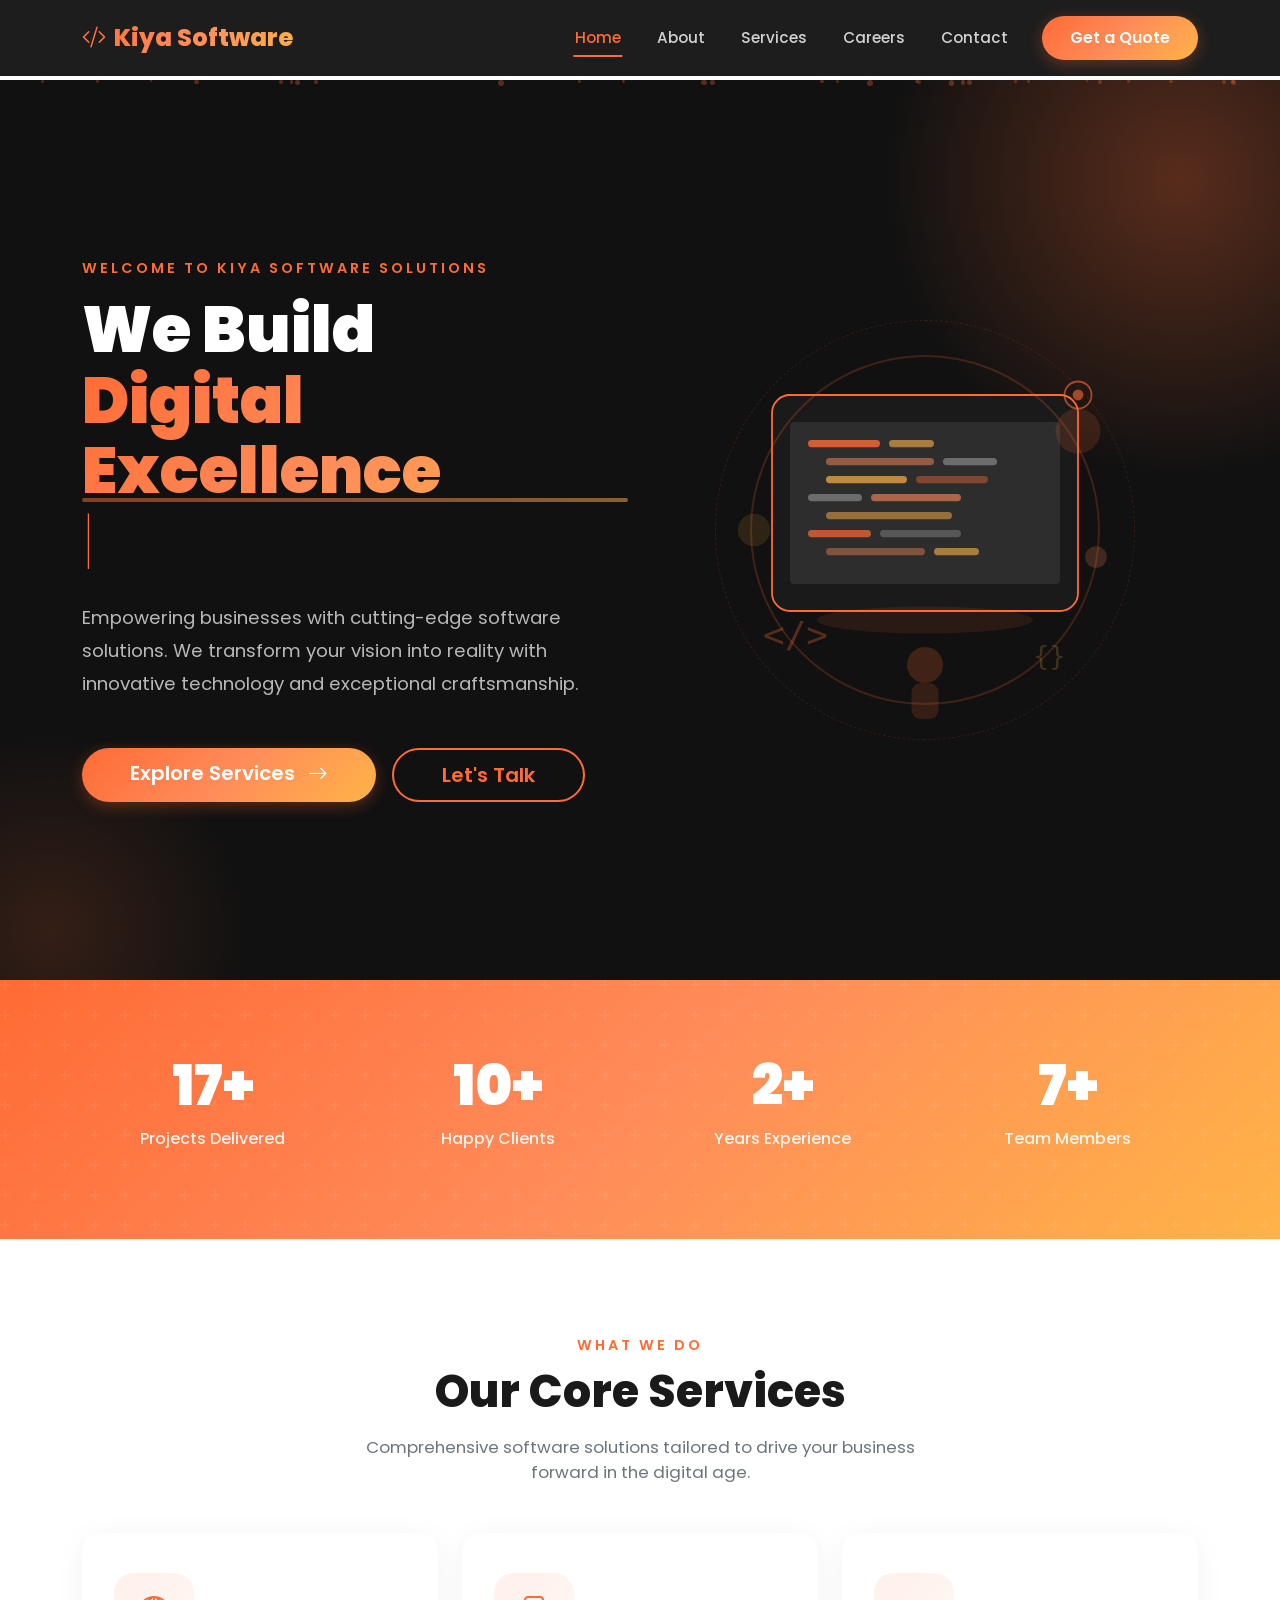
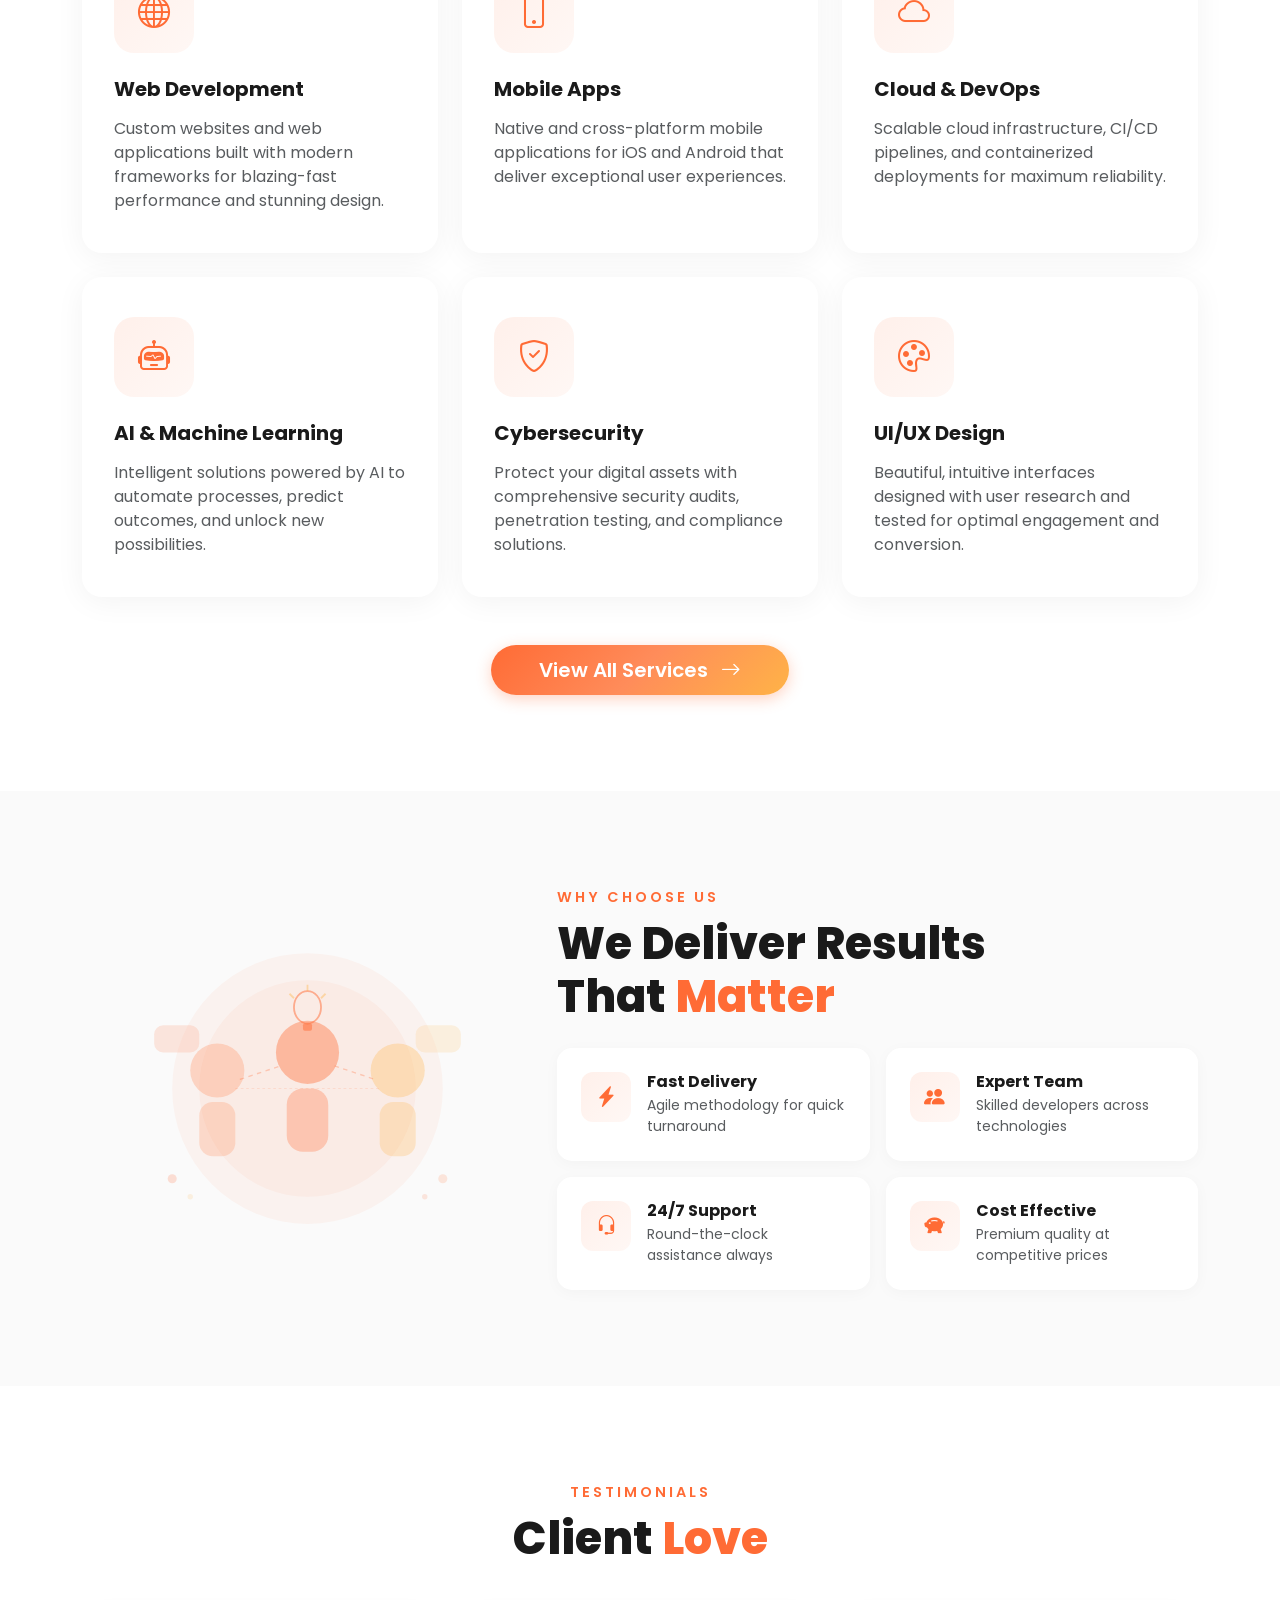
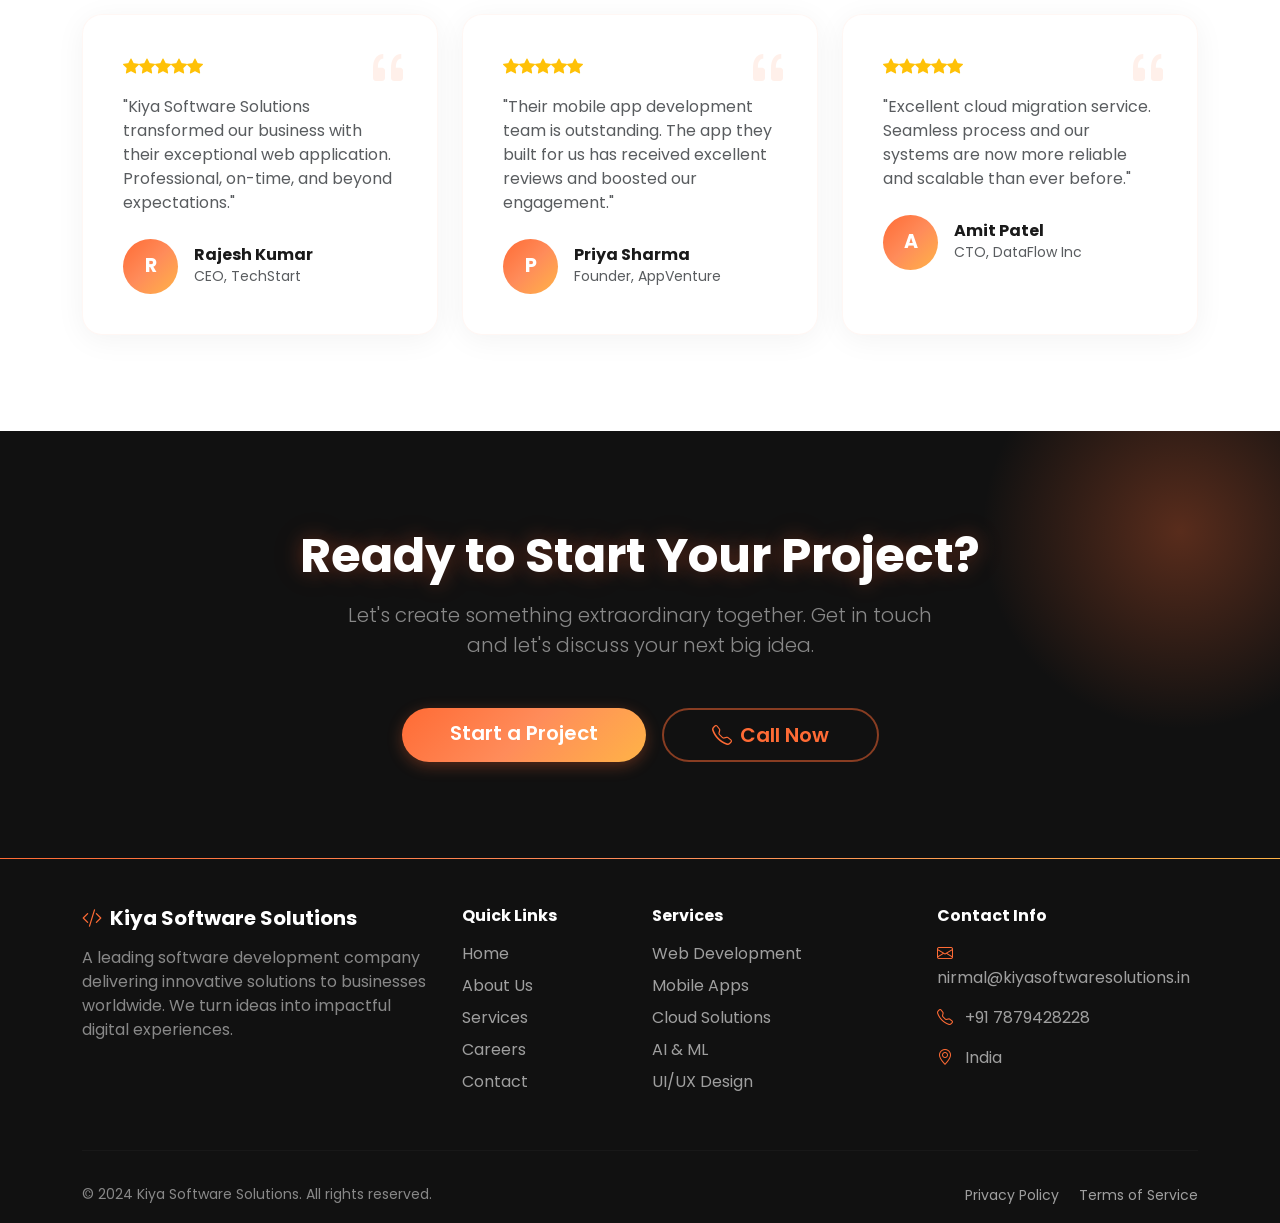
<file: index.html>
<!DOCTYPE html>
<html lang="en">
<head>
    <meta charset="UTF-8">
    <meta name="viewport" content="width=device-width, initial-scale=1.0">
    <title>Kiya Software Solutions - Innovative Software Development</title>
    <link href="https://cdn.jsdelivr.net/npm/bootstrap@5.3.2/dist/css/bootstrap.min.css" rel="stylesheet">
    <link href="https://cdn.jsdelivr.net/npm/bootstrap-icons@1.11.1/font/bootstrap-icons.css" rel="stylesheet">
    <link href="https://unpkg.com/aos@2.3.1/dist/aos.css" rel="stylesheet">
    <link href="css/style.css" rel="stylesheet">
</head>
<body>

<!-- Preloader -->
<div class="preloader">
    <div class="preloader-spinner"></div>
</div>

<!-- Back to Top -->
<button id="backToTop" class="btn-orange" style="position:fixed;bottom:30px;right:30px;z-index:999;width:50px;height:50px;border-radius:50%;display:none;align-items:center;justify-content:center;font-size:1.2rem;padding:0;opacity:0;transition:all 0.3s ease;">
    <i class="bi bi-arrow-up"></i>
</button>

<style>
#backToTop.show { display: flex !important; opacity: 1; }
</style>

<!-- Navbar -->
<nav class="navbar navbar-expand-lg navbar-dark fixed-top">
    <div class="container">
        <a class="navbar-brand" href="index.html">
            <i class="bi bi-code-slash me-2"></i>Kiya Software
        </a>
        <button class="navbar-toggler border-0" type="button" data-bs-toggle="collapse" data-bs-target="#navbarNav">
            <span class="navbar-toggler-icon"></span>
        </button>
        <div class="collapse navbar-collapse" id="navbarNav">
            <ul class="navbar-nav ms-auto me-3">
                <li class="nav-item"><a class="nav-link active" href="index.html">Home</a></li>
                <li class="nav-item"><a class="nav-link" href="about.html">About</a></li>
                <li class="nav-item"><a class="nav-link" href="services.html">Services</a></li>
                <li class="nav-item"><a class="nav-link" href="careers.html">Careers</a></li>
                <li class="nav-item"><a class="nav-link" href="contact.html">Contact</a></li>
            </ul>
            <a href="contact.html" class="btn btn-orange">Get a Quote</a>
        </div>
    </div>
</nav>

<!-- Hero Section -->
<section class="hero-section">
    <div class="hero-particles"></div>
    <div class="container">
        <div class="row align-items-center min-vh-100">
            <div class="col-lg-6 hero-content">
                <p class="section-subtitle mb-3" data-aos="fade-up">Welcome to Kiya Software Solutions</p>
                <h1 class="hero-title" data-aos="fade-up" data-aos-delay="100">
                    We Build<br>
                    <span id="typed-text" data-words='["Digital Excellence","Web Applications","Mobile Apps","Cloud Solutions","AI Solutions"]'></span>
                </h1>
                <p class="hero-subtitle mb-5" data-aos="fade-up" data-aos-delay="200">
                    Empowering businesses with cutting-edge software solutions. We transform your vision into reality with innovative technology and exceptional craftsmanship.
                </p>
                <div class="d-flex gap-3 flex-wrap" data-aos="fade-up" data-aos-delay="300">
                    <a href="services.html" class="btn btn-orange btn-lg px-5">
                        Explore Services <i class="bi bi-arrow-right ms-2"></i>
                    </a>
                    <a href="contact.html" class="btn btn-orange-outline btn-lg px-5">
                        Let's Talk
                    </a>
                </div>
            </div>
            <div class="col-lg-6 text-center hero-image-wrapper d-none d-lg-block" data-aos="zoom-in" data-aos-delay="400">
                <img src="img/hero-illustration.svg" alt="Software Development" class="img-fluid" style="max-height:450px;">
            </div>
        </div>
    </div>
</section>

<!-- Stats Section -->
<section class="stats-section py-5">
    <div class="container py-4 position-relative">
        <div class="row text-center g-4">
            <div class="col-md-3 col-6">
                <h2 class="stat-number counter" data-target="50">0+</h2>
                <p class="stat-label">Projects Delivered</p>
            </div>
            <div class="col-md-3 col-6">
                <h2 class="stat-number counter" data-target="30">0+</h2>
                <p class="stat-label">Happy Clients</p>
            </div>
            <div class="col-md-3 col-6">
                <h2 class="stat-number counter" data-target="5">0+</h2>
                <p class="stat-label">Years Experience</p>
            </div>
            <div class="col-md-3 col-6">
                <h2 class="stat-number counter" data-target="20">0+</h2>
                <p class="stat-label">Team Members</p>
            </div>
        </div>
    </div>
</section>

<!-- Services Section -->
<section class="py-5 bg-white" id="services">
    <div class="container py-5">
        <div class="text-center mb-5">
            <p class="section-subtitle" data-aos="fade-up">What We Do</p>
            <h2 class="section-title" data-aos="fade-up" data-aos-delay="100">Our Core Services</h2>
            <p class="section-desc" data-aos="fade-up" data-aos-delay="200">Comprehensive software solutions tailored to drive your business forward in the digital age.</p>
        </div>
        <div class="row g-4">
            <div class="col-lg-4 col-md-6" data-aos="fade-up" data-aos-delay="100">
                <div class="service-card tilt-card h-100">
                    <div class="icon-box">
                        <i class="bi bi-globe"></i>
                    </div>
                    <h5 class="fw-bold mb-3">Web Development</h5>
                    <p class="text-muted mb-0">Custom websites and web applications built with modern frameworks for blazing-fast performance and stunning design.</p>
                </div>
            </div>
            <div class="col-lg-4 col-md-6" data-aos="fade-up" data-aos-delay="200">
                <div class="service-card tilt-card h-100">
                    <div class="icon-box">
                        <i class="bi bi-phone"></i>
                    </div>
                    <h5 class="fw-bold mb-3">Mobile Apps</h5>
                    <p class="text-muted mb-0">Native and cross-platform mobile applications for iOS and Android that deliver exceptional user experiences.</p>
                </div>
            </div>
            <div class="col-lg-4 col-md-6" data-aos="fade-up" data-aos-delay="300">
                <div class="service-card tilt-card h-100">
                    <div class="icon-box">
                        <i class="bi bi-cloud"></i>
                    </div>
                    <h5 class="fw-bold mb-3">Cloud & DevOps</h5>
                    <p class="text-muted mb-0">Scalable cloud infrastructure, CI/CD pipelines, and containerized deployments for maximum reliability.</p>
                </div>
            </div>
            <div class="col-lg-4 col-md-6" data-aos="fade-up" data-aos-delay="100">
                <div class="service-card tilt-card h-100">
                    <div class="icon-box">
                        <i class="bi bi-robot"></i>
                    </div>
                    <h5 class="fw-bold mb-3">AI & Machine Learning</h5>
                    <p class="text-muted mb-0">Intelligent solutions powered by AI to automate processes, predict outcomes, and unlock new possibilities.</p>
                </div>
            </div>
            <div class="col-lg-4 col-md-6" data-aos="fade-up" data-aos-delay="200">
                <div class="service-card tilt-card h-100">
                    <div class="icon-box">
                        <i class="bi bi-shield-check"></i>
                    </div>
                    <h5 class="fw-bold mb-3">Cybersecurity</h5>
                    <p class="text-muted mb-0">Protect your digital assets with comprehensive security audits, penetration testing, and compliance solutions.</p>
                </div>
            </div>
            <div class="col-lg-4 col-md-6" data-aos="fade-up" data-aos-delay="300">
                <div class="service-card tilt-card h-100">
                    <div class="icon-box">
                        <i class="bi bi-palette"></i>
                    </div>
                    <h5 class="fw-bold mb-3">UI/UX Design</h5>
                    <p class="text-muted mb-0">Beautiful, intuitive interfaces designed with user research and tested for optimal engagement and conversion.</p>
                </div>
            </div>
        </div>
        <div class="text-center mt-5" data-aos="fade-up">
            <a href="services.html" class="btn btn-orange btn-lg px-5">View All Services <i class="bi bi-arrow-right ms-2"></i></a>
        </div>
    </div>
</section>

<!-- Why Choose Us -->
<section class="py-5" style="background: #fafafa;">
    <div class="container py-5">
        <div class="row align-items-center">
            <div class="col-lg-5 mb-4 mb-lg-0" data-aos="fade-right">
                <img src="img/team-illustration.svg" alt="Why Choose Us" class="img-fluid">
            </div>
            <div class="col-lg-7" data-aos="fade-left">
                <p class="section-subtitle">Why Choose Us</p>
                <h2 class="section-title mb-4">We Deliver Results<br>That <span style="color:var(--orange);">Matter</span></h2>
                <div class="row g-3">
                    <div class="col-md-6">
                        <div class="feature-item">
                            <div class="feature-icon">
                                <i class="bi bi-lightning-charge-fill"></i>
                            </div>
                            <div>
                                <h6 class="fw-bold mb-1">Fast Delivery</h6>
                                <p class="text-muted small mb-0">Agile methodology for quick turnaround</p>
                            </div>
                        </div>
                    </div>
                    <div class="col-md-6">
                        <div class="feature-item">
                            <div class="feature-icon">
                                <i class="bi bi-people-fill"></i>
                            </div>
                            <div>
                                <h6 class="fw-bold mb-1">Expert Team</h6>
                                <p class="text-muted small mb-0">Skilled developers across technologies</p>
                            </div>
                        </div>
                    </div>
                    <div class="col-md-6">
                        <div class="feature-item">
                            <div class="feature-icon">
                                <i class="bi bi-headset"></i>
                            </div>
                            <div>
                                <h6 class="fw-bold mb-1">24/7 Support</h6>
                                <p class="text-muted small mb-0">Round-the-clock assistance always</p>
                            </div>
                        </div>
                    </div>
                    <div class="col-md-6">
                        <div class="feature-item">
                            <div class="feature-icon">
                                <i class="bi bi-piggy-bank-fill"></i>
                            </div>
                            <div>
                                <h6 class="fw-bold mb-1">Cost Effective</h6>
                                <p class="text-muted small mb-0">Premium quality at competitive prices</p>
                            </div>
                        </div>
                    </div>
                </div>
            </div>
        </div>
    </div>
</section>

<!-- Testimonials -->
<section class="py-5 bg-white">
    <div class="container py-5">
        <div class="text-center mb-5">
            <p class="section-subtitle" data-aos="fade-up">Testimonials</p>
            <h2 class="section-title" data-aos="fade-up" data-aos-delay="100">Client <span style="color:var(--orange);">Love</span></h2>
        </div>
        <div class="row g-4">
            <div class="col-md-4" data-aos="fade-up" data-aos-delay="100">
                <div class="testimonial-card h-100">
                    <i class="bi bi-quote quote-icon"></i>
                    <div class="mb-3 text-warning">
                        <i class="bi bi-star-fill"></i><i class="bi bi-star-fill"></i><i class="bi bi-star-fill"></i><i class="bi bi-star-fill"></i><i class="bi bi-star-fill"></i>
                    </div>
                    <p class="text-muted mb-4">"Kiya Software Solutions transformed our business with their exceptional web application. Professional, on-time, and beyond expectations."</p>
                    <div class="d-flex align-items-center">
                        <div class="testimonial-avatar">R</div>
                        <div class="ms-3">
                            <h6 class="fw-bold mb-0">Rajesh Kumar</h6>
                            <small class="text-muted">CEO, TechStart</small>
                        </div>
                    </div>
                </div>
            </div>
            <div class="col-md-4" data-aos="fade-up" data-aos-delay="200">
                <div class="testimonial-card h-100">
                    <i class="bi bi-quote quote-icon"></i>
                    <div class="mb-3 text-warning">
                        <i class="bi bi-star-fill"></i><i class="bi bi-star-fill"></i><i class="bi bi-star-fill"></i><i class="bi bi-star-fill"></i><i class="bi bi-star-fill"></i>
                    </div>
                    <p class="text-muted mb-4">"Their mobile app development team is outstanding. The app they built for us has received excellent reviews and boosted our engagement."</p>
                    <div class="d-flex align-items-center">
                        <div class="testimonial-avatar">P</div>
                        <div class="ms-3">
                            <h6 class="fw-bold mb-0">Priya Sharma</h6>
                            <small class="text-muted">Founder, AppVenture</small>
                        </div>
                    </div>
                </div>
            </div>
            <div class="col-md-4" data-aos="fade-up" data-aos-delay="300">
                <div class="testimonial-card h-100">
                    <i class="bi bi-quote quote-icon"></i>
                    <div class="mb-3 text-warning">
                        <i class="bi bi-star-fill"></i><i class="bi bi-star-fill"></i><i class="bi bi-star-fill"></i><i class="bi bi-star-fill"></i><i class="bi bi-star-fill"></i>
                    </div>
                    <p class="text-muted mb-4">"Excellent cloud migration service. Seamless process and our systems are now more reliable and scalable than ever before."</p>
                    <div class="d-flex align-items-center">
                        <div class="testimonial-avatar">A</div>
                        <div class="ms-3">
                            <h6 class="fw-bold mb-0">Amit Patel</h6>
                            <small class="text-muted">CTO, DataFlow Inc</small>
                        </div>
                    </div>
                </div>
            </div>
        </div>
    </div>
</section>

<!-- CTA Section -->
<section class="cta-section py-5">
    <div class="container py-5 text-center position-relative" style="z-index:2;">
        <h2 class="display-5 fw-bold text-white mb-3 glow-text" data-aos="fade-up">Ready to Start Your Project?</h2>
        <p class="lead text-white-50 mb-5 mx-auto" style="max-width:600px;" data-aos="fade-up" data-aos-delay="100">Let's create something extraordinary together. Get in touch and let's discuss your next big idea.</p>
        <div class="d-flex gap-3 justify-content-center flex-wrap" data-aos="fade-up" data-aos-delay="200">
            <a href="contact.html" class="btn btn-orange btn-lg px-5">Start a Project</a>
            <a href="tel:7879428228" class="btn btn-orange-outline btn-lg px-5" style="border-color:rgba(255,107,53,0.5);color:var(--orange);">
                <i class="bi bi-telephone me-2"></i>Call Now
            </a>
        </div>
    </div>
</section>

<!-- Footer -->
<footer class="pt-5 pb-3">
    <div class="container">
        <div class="row g-4 pb-4">
            <div class="col-lg-4">
                <h5 class="fw-bold mb-3"><i class="bi bi-code-slash me-2" style="color:var(--orange);"></i>Kiya Software Solutions</h5>
                <p class="text-muted mb-4">A leading software development company delivering innovative solutions to businesses worldwide. We turn ideas into impactful digital experiences.</p>

            </div>
            <div class="col-lg-2 col-md-4">
                <h6 class="fw-bold mb-3">Quick Links</h6>
                <ul class="list-unstyled">
                    <li class="mb-2"><a href="index.html" class="text-muted text-decoration-none">Home</a></li>
                    <li class="mb-2"><a href="about.html" class="text-muted text-decoration-none">About Us</a></li>
                    <li class="mb-2"><a href="services.html" class="text-muted text-decoration-none">Services</a></li>
                    <li class="mb-2"><a href="careers.html" class="text-muted text-decoration-none">Careers</a></li>
                    <li class="mb-2"><a href="contact.html" class="text-muted text-decoration-none">Contact</a></li>
                </ul>
            </div>
            <div class="col-lg-3 col-md-4">
                <h6 class="fw-bold mb-3">Services</h6>
                <ul class="list-unstyled">
                    <li class="mb-2"><a href="services.html" class="text-muted text-decoration-none">Web Development</a></li>
                    <li class="mb-2"><a href="services.html" class="text-muted text-decoration-none">Mobile Apps</a></li>
                    <li class="mb-2"><a href="services.html" class="text-muted text-decoration-none">Cloud Solutions</a></li>
                    <li class="mb-2"><a href="services.html" class="text-muted text-decoration-none">AI & ML</a></li>
                    <li class="mb-2"><a href="services.html" class="text-muted text-decoration-none">UI/UX Design</a></li>
                </ul>
            </div>
            <div class="col-lg-3 col-md-4">
                <h6 class="fw-bold mb-3">Contact Info</h6>
                <ul class="list-unstyled">
                    <li class="mb-3">
                        <i class="bi bi-envelope me-2" style="color:var(--orange);"></i>
                        <a href="mailto:nirmal@kiyasoftwaresolutions.in" class="text-muted text-decoration-none">nirmal@kiyasoftwaresolutions.in</a>
                    </li>
                    <li class="mb-3">
                        <i class="bi bi-telephone me-2" style="color:var(--orange);"></i>
                        <a href="tel:7879428228" class="text-muted text-decoration-none">+91 7879428228</a>
                    </li>
                    <li class="mb-3">
                        <i class="bi bi-geo-alt me-2" style="color:var(--orange);"></i>
                        <span class="text-muted">India</span>
                    </li>
                </ul>
            </div>
        </div>
        <hr style="border-color: rgba(255,255,255,0.1);">
        <div class="row align-items-center pt-3">
            <div class="col-md-6 text-center text-md-start">
                <p class="mb-0 text-muted small">&copy; 2024 Kiya Software Solutions. All rights reserved.</p>
            </div>
            <div class="col-md-6 text-center text-md-end">
                <a href="#" class="text-muted text-decoration-none small me-3">Privacy Policy</a>
                <a href="#" class="text-muted text-decoration-none small">Terms of Service</a>
            </div>
        </div>
    </div>
</footer>

<script src="https://cdn.jsdelivr.net/npm/bootstrap@5.3.2/dist/js/bootstrap.bundle.min.js"></script>
<script src="https://unpkg.com/aos@2.3.1/dist/aos.js"></script>
<script>
    AOS.init({
        duration: 800,
        easing: 'ease-out-cubic',
        once: true,
        offset: 50
    });
</script>
<script src="js/main.js"></script>
</body>
</html>
</file>
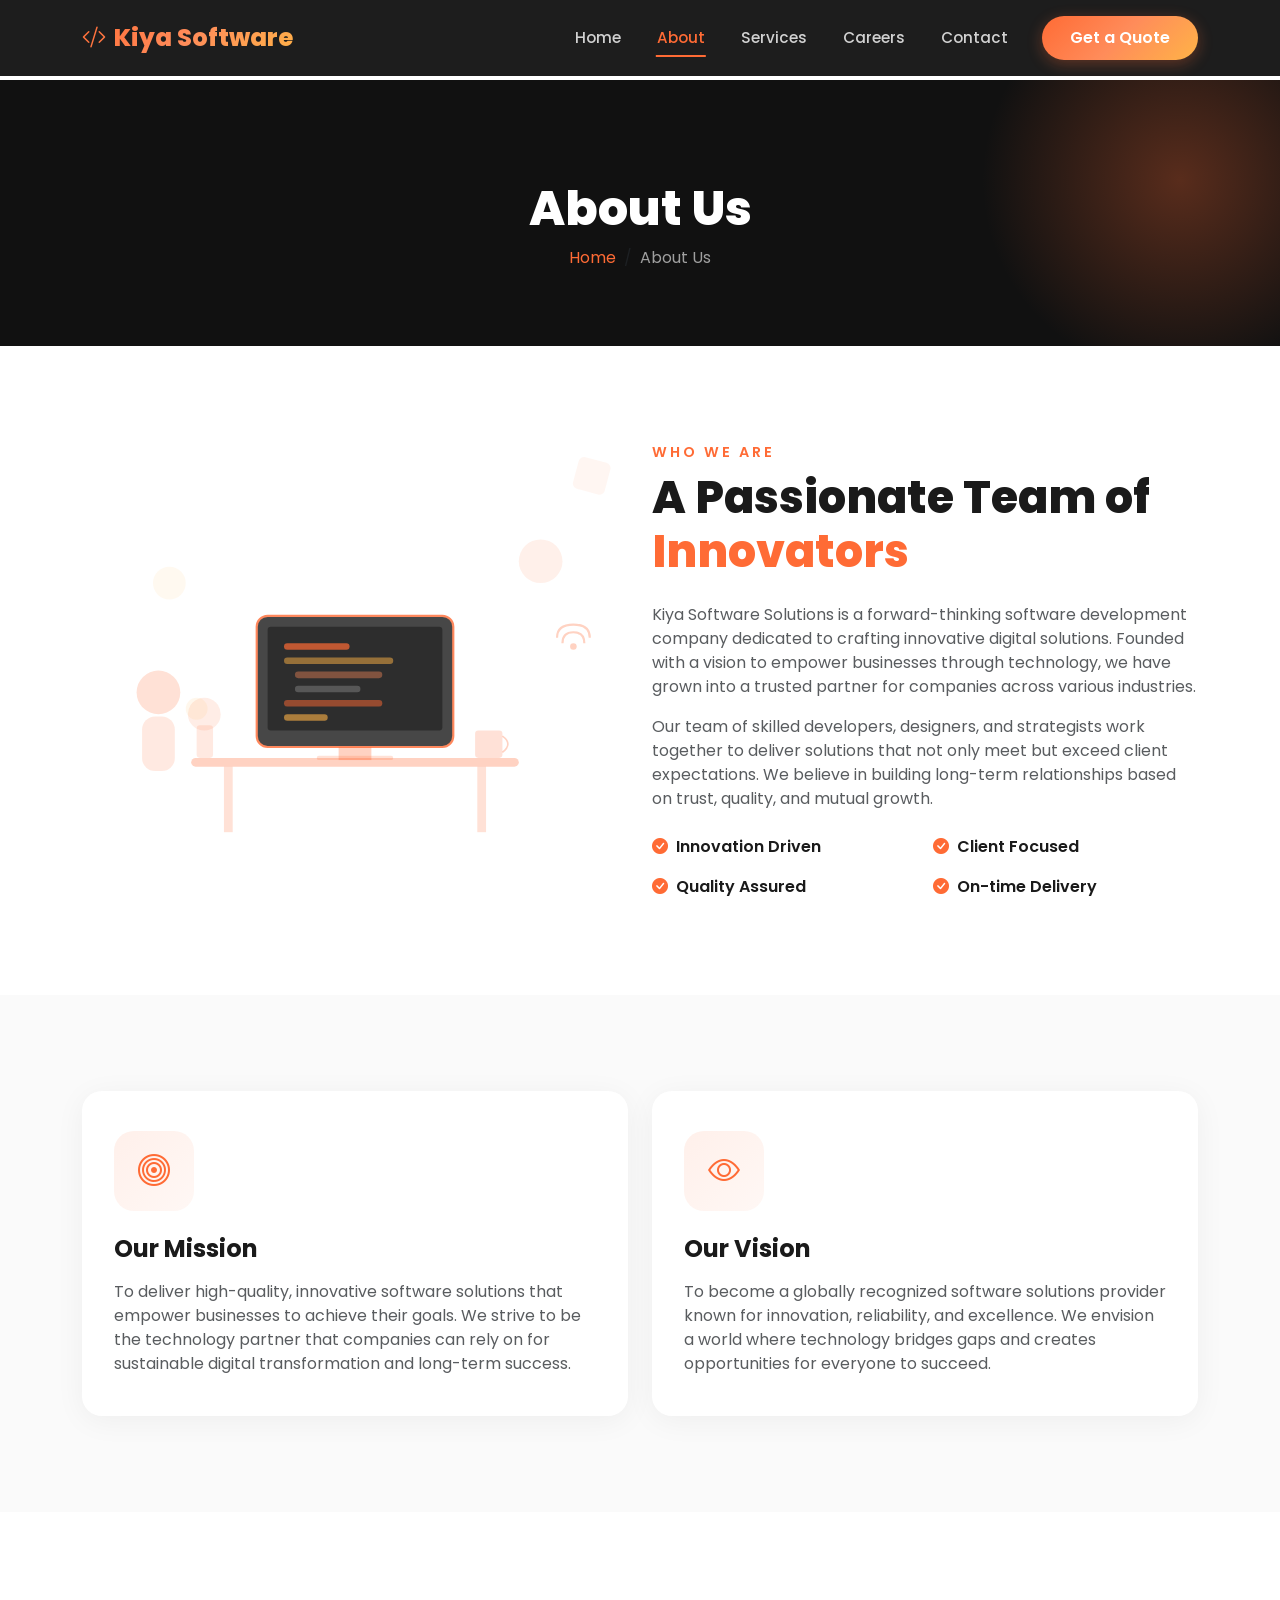
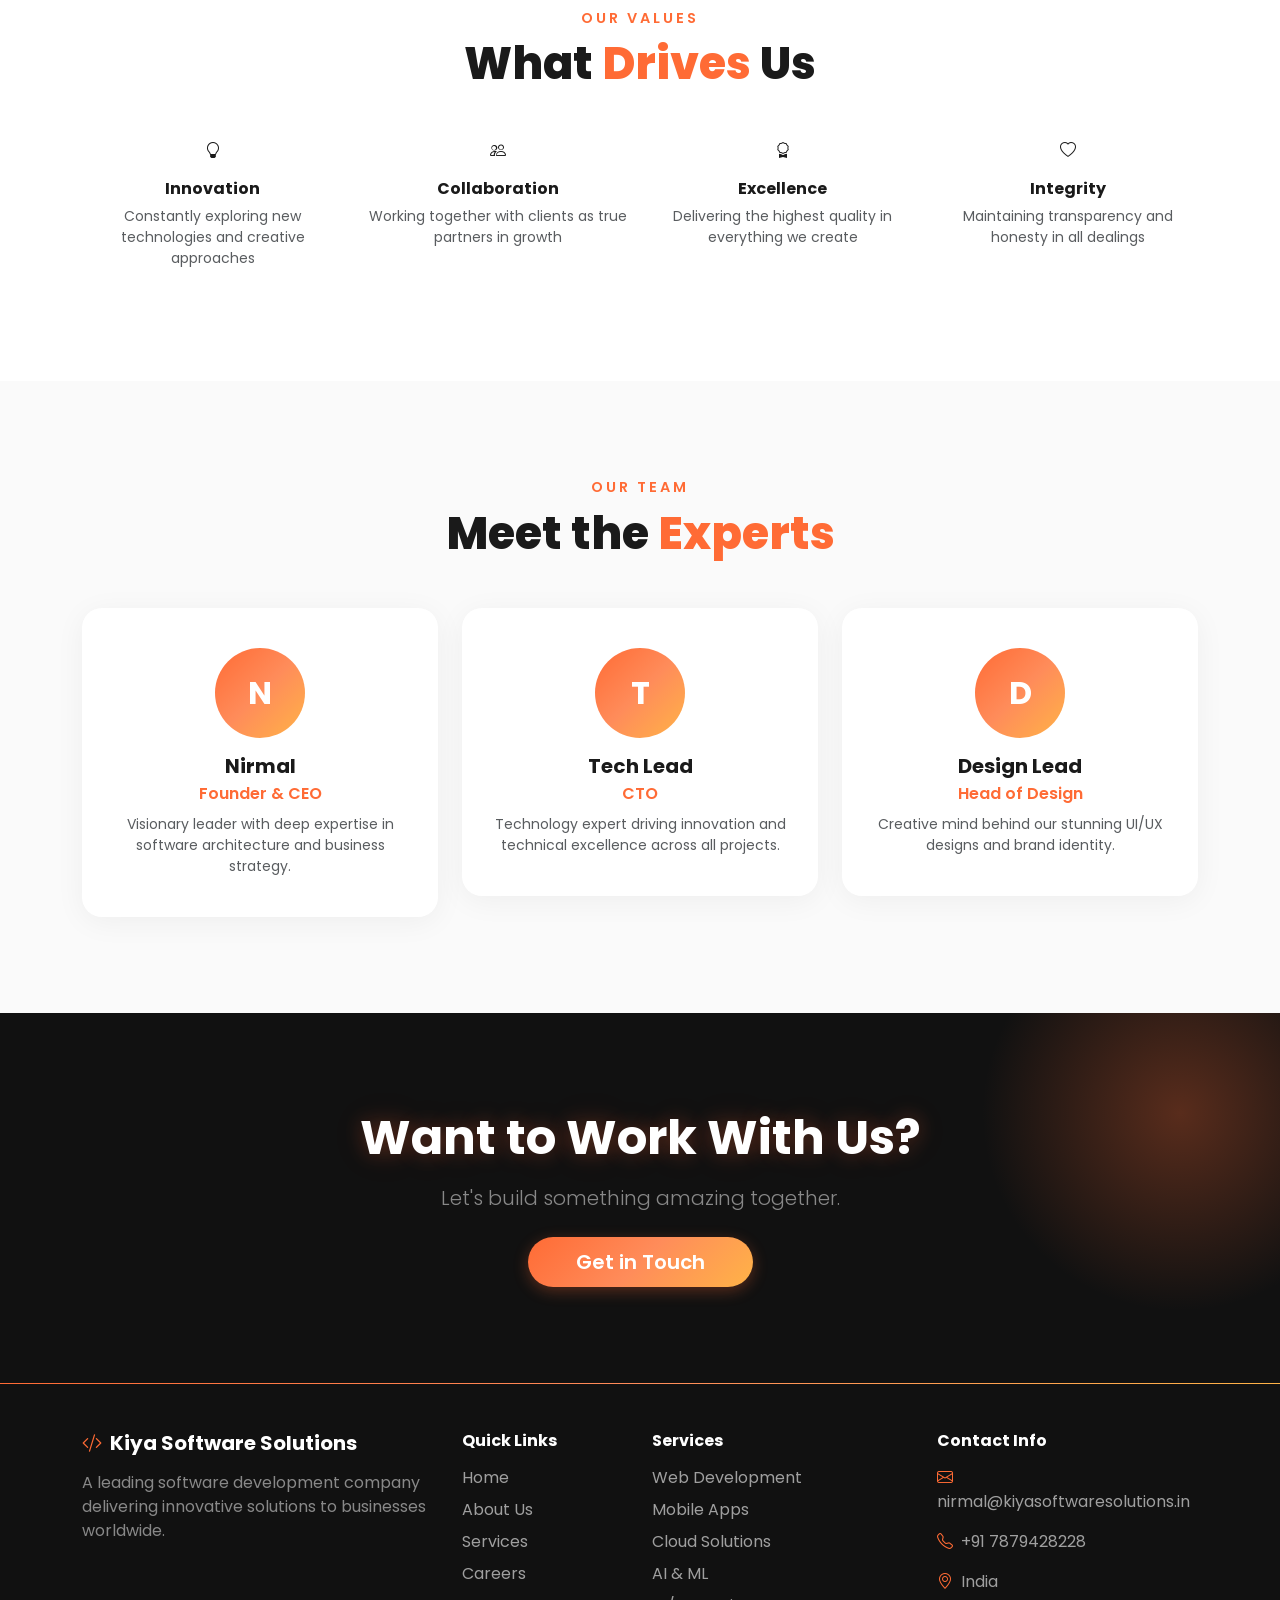
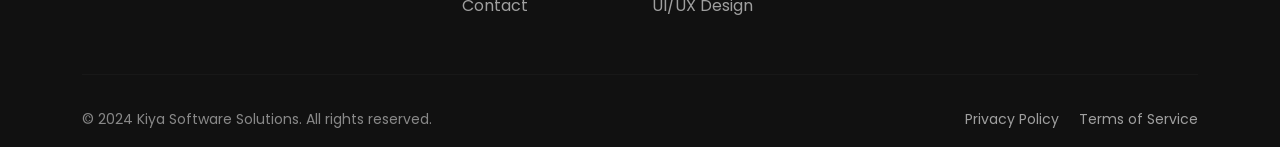
<file: about.html>
<!DOCTYPE html>
<html lang="en">
<head>
    <meta charset="UTF-8">
    <meta name="viewport" content="width=device-width, initial-scale=1.0">
    <title>About Us - Kiya Software Solutions</title>
    <link href="https://cdn.jsdelivr.net/npm/bootstrap@5.3.2/dist/css/bootstrap.min.css" rel="stylesheet">
    <link href="https://cdn.jsdelivr.net/npm/bootstrap-icons@1.11.1/font/bootstrap-icons.css" rel="stylesheet">
    <link href="https://unpkg.com/aos@2.3.1/dist/aos.css" rel="stylesheet">
    <link href="css/style.css" rel="stylesheet">
</head>
<body>

<!-- Preloader -->
<div class="preloader">
    <div class="preloader-spinner"></div>
</div>

<!-- Back to Top -->
<button id="backToTop" class="btn-orange" style="position:fixed;bottom:30px;right:30px;z-index:999;width:50px;height:50px;border-radius:50%;display:none;align-items:center;justify-content:center;font-size:1.2rem;padding:0;opacity:0;transition:all 0.3s ease;">
    <i class="bi bi-arrow-up"></i>
</button>
<style>#backToTop.show { display: flex !important; opacity: 1; }</style>

<!-- Navbar -->
<nav class="navbar navbar-expand-lg navbar-dark fixed-top">
    <div class="container">
        <a class="navbar-brand" href="index.html"><i class="bi bi-code-slash me-2"></i>Kiya Software</a>
        <button class="navbar-toggler border-0" type="button" data-bs-toggle="collapse" data-bs-target="#navbarNav">
            <span class="navbar-toggler-icon"></span>
        </button>
        <div class="collapse navbar-collapse" id="navbarNav">
            <ul class="navbar-nav ms-auto me-3">
                <li class="nav-item"><a class="nav-link" href="index.html">Home</a></li>
                <li class="nav-item"><a class="nav-link active" href="about.html">About</a></li>
                <li class="nav-item"><a class="nav-link" href="services.html">Services</a></li>
                <li class="nav-item"><a class="nav-link" href="careers.html">Careers</a></li>
                <li class="nav-item"><a class="nav-link" href="contact.html">Contact</a></li>
            </ul>
            <a href="contact.html" class="btn btn-orange">Get a Quote</a>
        </div>
    </div>
</nav>

<!-- Page Header -->
<section class="page-header">
    <div class="container">
        <h1 data-aos="fade-up">About Us</h1>
        <nav aria-label="breadcrumb" data-aos="fade-up" data-aos-delay="100">
            <ol class="breadcrumb">
                <li class="breadcrumb-item"><a href="index.html">Home</a></li>
                <li class="breadcrumb-item active" aria-current="page">About Us</li>
            </ol>
        </nav>
    </div>
</section>

<!-- About Content -->
<section class="py-5 bg-white">
    <div class="container py-5">
        <div class="row align-items-center">
            <div class="col-lg-6 mb-5 mb-lg-0" data-aos="fade-right">
                <img src="img/about-illustration.svg" alt="About Us" class="img-fluid">
            </div>
            <div class="col-lg-6" data-aos="fade-left">
                <p class="section-subtitle">Who We Are</p>
                <h2 class="section-title mb-4">A Passionate Team of <span style="color:var(--orange);">Innovators</span></h2>
                <p class="text-muted mb-3">Kiya Software Solutions is a forward-thinking software development company dedicated to crafting innovative digital solutions. Founded with a vision to empower businesses through technology, we have grown into a trusted partner for companies across various industries.</p>
                <p class="text-muted mb-4">Our team of skilled developers, designers, and strategists work together to deliver solutions that not only meet but exceed client expectations. We believe in building long-term relationships based on trust, quality, and mutual growth.</p>
                <div class="row g-3">
                    <div class="col-6">
                        <div class="d-flex align-items-center">
                            <i class="bi bi-check-circle-fill me-2" style="color:var(--orange);"></i>
                            <span class="fw-semibold">Innovation Driven</span>
                        </div>
                    </div>
                    <div class="col-6">
                        <div class="d-flex align-items-center">
                            <i class="bi bi-check-circle-fill me-2" style="color:var(--orange);"></i>
                            <span class="fw-semibold">Client Focused</span>
                        </div>
                    </div>
                    <div class="col-6">
                        <div class="d-flex align-items-center">
                            <i class="bi bi-check-circle-fill me-2" style="color:var(--orange);"></i>
                            <span class="fw-semibold">Quality Assured</span>
                        </div>
                    </div>
                    <div class="col-6">
                        <div class="d-flex align-items-center">
                            <i class="bi bi-check-circle-fill me-2" style="color:var(--orange);"></i>
                            <span class="fw-semibold">On-time Delivery</span>
                        </div>
                    </div>
                </div>
            </div>
        </div>
    </div>
</section>

<!-- Mission & Vision -->
<section class="py-5" style="background:#fafafa;">
    <div class="container py-5">
        <div class="row g-4">
            <div class="col-md-6" data-aos="fade-up" data-aos-delay="100">
                <div class="service-card h-100">
                    <div class="icon-box mb-4">
                        <i class="bi bi-bullseye"></i>
                    </div>
                    <h4 class="fw-bold mb-3">Our Mission</h4>
                    <p class="text-muted mb-0">To deliver high-quality, innovative software solutions that empower businesses to achieve their goals. We strive to be the technology partner that companies can rely on for sustainable digital transformation and long-term success.</p>
                </div>
            </div>
            <div class="col-md-6" data-aos="fade-up" data-aos-delay="200">
                <div class="service-card h-100">
                    <div class="icon-box mb-4">
                        <i class="bi bi-eye"></i>
                    </div>
                    <h4 class="fw-bold mb-3">Our Vision</h4>
                    <p class="text-muted mb-0">To become a globally recognized software solutions provider known for innovation, reliability, and excellence. We envision a world where technology bridges gaps and creates opportunities for everyone to succeed.</p>
                </div>
            </div>
        </div>
    </div>
</section>

<!-- Our Values -->
<section class="py-5 bg-white">
    <div class="container py-5">
        <div class="text-center mb-5">
            <p class="section-subtitle" data-aos="fade-up">Our Values</p>
            <h2 class="section-title" data-aos="fade-up" data-aos-delay="100">What <span style="color:var(--orange);">Drives</span> Us</h2>
        </div>
        <div class="row g-4">
            <div class="col-md-3 col-6" data-aos="fade-up" data-aos-delay="100">
                <div class="text-center">
                    <div class="icon-box mx-auto mb-3">
                        <i class="bi bi-lightbulb"></i>
                    </div>
                    <h6 class="fw-bold">Innovation</h6>
                    <p class="text-muted small">Constantly exploring new technologies and creative approaches</p>
                </div>
            </div>
            <div class="col-md-3 col-6" data-aos="fade-up" data-aos-delay="200">
                <div class="text-center">
                    <div class="icon-box mx-auto mb-3">
                        <i class="bi bi-people"></i>
                    </div>
                    <h6 class="fw-bold">Collaboration</h6>
                    <p class="text-muted small">Working together with clients as true partners in growth</p>
                </div>
            </div>
            <div class="col-md-3 col-6" data-aos="fade-up" data-aos-delay="300">
                <div class="text-center">
                    <div class="icon-box mx-auto mb-3">
                        <i class="bi bi-award"></i>
                    </div>
                    <h6 class="fw-bold">Excellence</h6>
                    <p class="text-muted small">Delivering the highest quality in everything we create</p>
                </div>
            </div>
            <div class="col-md-3 col-6" data-aos="fade-up" data-aos-delay="400">
                <div class="text-center">
                    <div class="icon-box mx-auto mb-3">
                        <i class="bi bi-heart"></i>
                    </div>
                    <h6 class="fw-bold">Integrity</h6>
                    <p class="text-muted small">Maintaining transparency and honesty in all dealings</p>
                </div>
            </div>
        </div>
    </div>
</section>

<!-- Team Section -->
<section class="py-5" style="background:#fafafa;">
    <div class="container py-5">
        <div class="text-center mb-5">
            <p class="section-subtitle" data-aos="fade-up">Our Team</p>
            <h2 class="section-title" data-aos="fade-up" data-aos-delay="100">Meet the <span style="color:var(--orange);">Experts</span></h2>
        </div>
        <div class="row g-4 justify-content-center">
            <div class="col-md-4 col-sm-6" data-aos="fade-up" data-aos-delay="100">
                <div class="service-card text-center">
                    <div class="testimonial-avatar mx-auto mb-3" style="width:90px;height:90px;font-size:2rem;">N</div>
                    <h5 class="fw-bold mb-1">Nirmal</h5>
                    <p style="color:var(--orange);" class="fw-semibold mb-2">Founder & CEO</p>
                    <p class="text-muted small mb-0">Visionary leader with deep expertise in software architecture and business strategy.</p>
                </div>
            </div>
            <div class="col-md-4 col-sm-6" data-aos="fade-up" data-aos-delay="200">
                <div class="service-card text-center">
                    <div class="testimonial-avatar mx-auto mb-3" style="width:90px;height:90px;font-size:2rem;">T</div>
                    <h5 class="fw-bold mb-1">Tech Lead</h5>
                    <p style="color:var(--orange);" class="fw-semibold mb-2">CTO</p>
                    <p class="text-muted small mb-0">Technology expert driving innovation and technical excellence across all projects.</p>
                </div>
            </div>
            <div class="col-md-4 col-sm-6" data-aos="fade-up" data-aos-delay="300">
                <div class="service-card text-center">
                    <div class="testimonial-avatar mx-auto mb-3" style="width:90px;height:90px;font-size:2rem;">D</div>
                    <h5 class="fw-bold mb-1">Design Lead</h5>
                    <p style="color:var(--orange);" class="fw-semibold mb-2">Head of Design</p>
                    <p class="text-muted small mb-0">Creative mind behind our stunning UI/UX designs and brand identity.</p>
                </div>
            </div>
        </div>
    </div>
</section>

<!-- CTA -->
<section class="cta-section py-5">
    <div class="container py-5 text-center position-relative" style="z-index:2;">
        <h2 class="display-5 fw-bold text-white mb-3 glow-text" data-aos="fade-up">Want to Work With Us?</h2>
        <p class="lead text-white-50 mb-4" data-aos="fade-up" data-aos-delay="100">Let's build something amazing together.</p>
        <a href="contact.html" class="btn btn-orange btn-lg px-5" data-aos="fade-up" data-aos-delay="200">Get in Touch</a>
    </div>
</section>

<!-- Footer -->
<footer class="pt-5 pb-3">
    <div class="container">
        <div class="row g-4 pb-4">
            <div class="col-lg-4">
                <h5 class="fw-bold mb-3"><i class="bi bi-code-slash me-2" style="color:var(--orange);"></i>Kiya Software Solutions</h5>
                <p class="text-muted mb-4">A leading software development company delivering innovative solutions to businesses worldwide.</p>

            </div>
            <div class="col-lg-2 col-md-4">
                <h6 class="fw-bold mb-3">Quick Links</h6>
                <ul class="list-unstyled">
                    <li class="mb-2"><a href="index.html" class="text-muted text-decoration-none">Home</a></li>
                    <li class="mb-2"><a href="about.html" class="text-muted text-decoration-none">About Us</a></li>
                    <li class="mb-2"><a href="services.html" class="text-muted text-decoration-none">Services</a></li>
                    <li class="mb-2"><a href="careers.html" class="text-muted text-decoration-none">Careers</a></li>
                    <li class="mb-2"><a href="contact.html" class="text-muted text-decoration-none">Contact</a></li>
                </ul>
            </div>
            <div class="col-lg-3 col-md-4">
                <h6 class="fw-bold mb-3">Services</h6>
                <ul class="list-unstyled">
                    <li class="mb-2"><a href="services.html" class="text-muted text-decoration-none">Web Development</a></li>
                    <li class="mb-2"><a href="services.html" class="text-muted text-decoration-none">Mobile Apps</a></li>
                    <li class="mb-2"><a href="services.html" class="text-muted text-decoration-none">Cloud Solutions</a></li>
                    <li class="mb-2"><a href="services.html" class="text-muted text-decoration-none">AI & ML</a></li>
                    <li class="mb-2"><a href="services.html" class="text-muted text-decoration-none">UI/UX Design</a></li>
                </ul>
            </div>
            <div class="col-lg-3 col-md-4">
                <h6 class="fw-bold mb-3">Contact Info</h6>
                <ul class="list-unstyled">
                    <li class="mb-3"><i class="bi bi-envelope me-2" style="color:var(--orange);"></i><a href="mailto:nirmal@kiyasoftwaresolutions.in" class="text-muted text-decoration-none">nirmal@kiyasoftwaresolutions.in</a></li>
                    <li class="mb-3"><i class="bi bi-telephone me-2" style="color:var(--orange);"></i><a href="tel:7879428228" class="text-muted text-decoration-none">+91 7879428228</a></li>
                    <li class="mb-3"><i class="bi bi-geo-alt me-2" style="color:var(--orange);"></i><span class="text-muted">India</span></li>
                </ul>
            </div>
        </div>
        <hr style="border-color: rgba(255,255,255,0.1);">
        <div class="row align-items-center pt-3">
            <div class="col-md-6 text-center text-md-start">
                <p class="mb-0 text-muted small">&copy; 2024 Kiya Software Solutions. All rights reserved.</p>
            </div>
            <div class="col-md-6 text-center text-md-end">
                <a href="#" class="text-muted text-decoration-none small me-3">Privacy Policy</a>
                <a href="#" class="text-muted text-decoration-none small">Terms of Service</a>
            </div>
        </div>
    </div>
</footer>

<script src="https://cdn.jsdelivr.net/npm/bootstrap@5.3.2/dist/js/bootstrap.bundle.min.js"></script>
<script src="https://unpkg.com/aos@2.3.1/dist/aos.js"></script>
<script>AOS.init({ duration: 800, easing: 'ease-out-cubic', once: true, offset: 50 });</script>
<script src="js/main.js"></script>
</body>
</html>
</file>
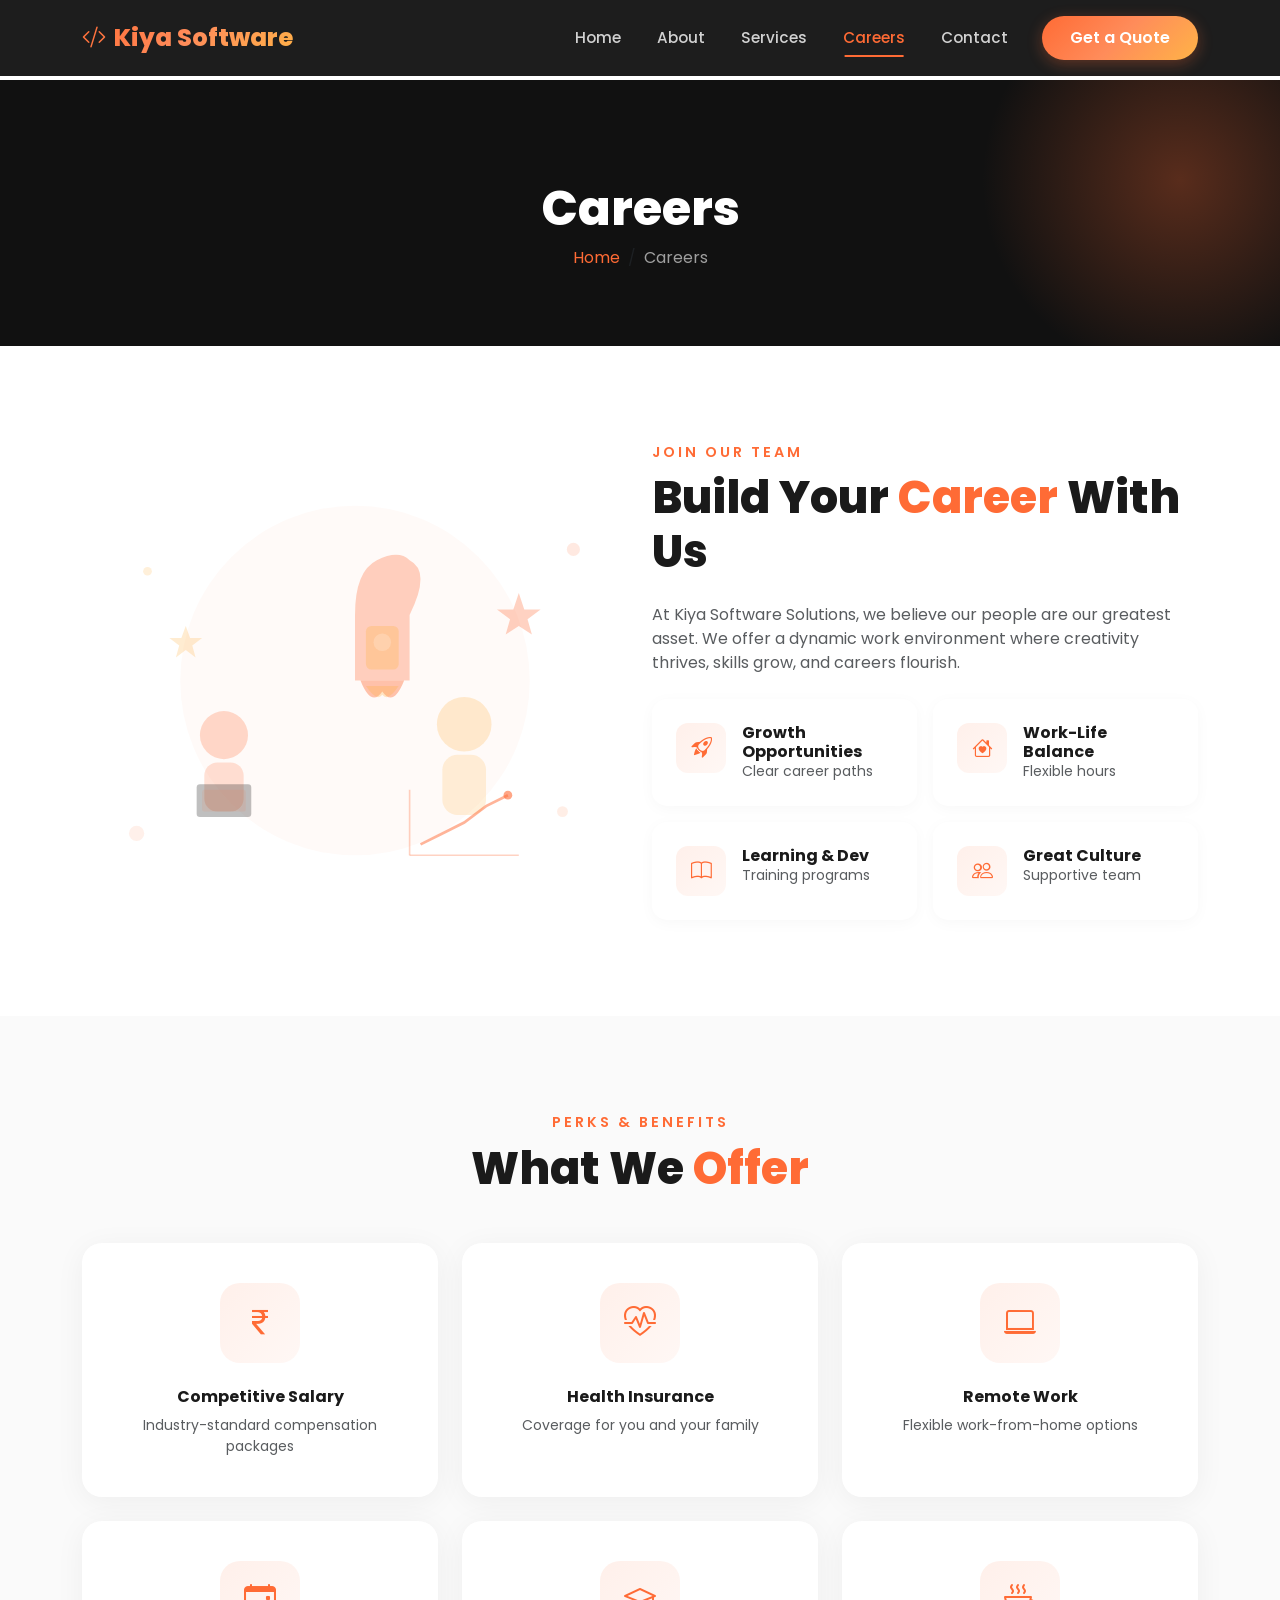
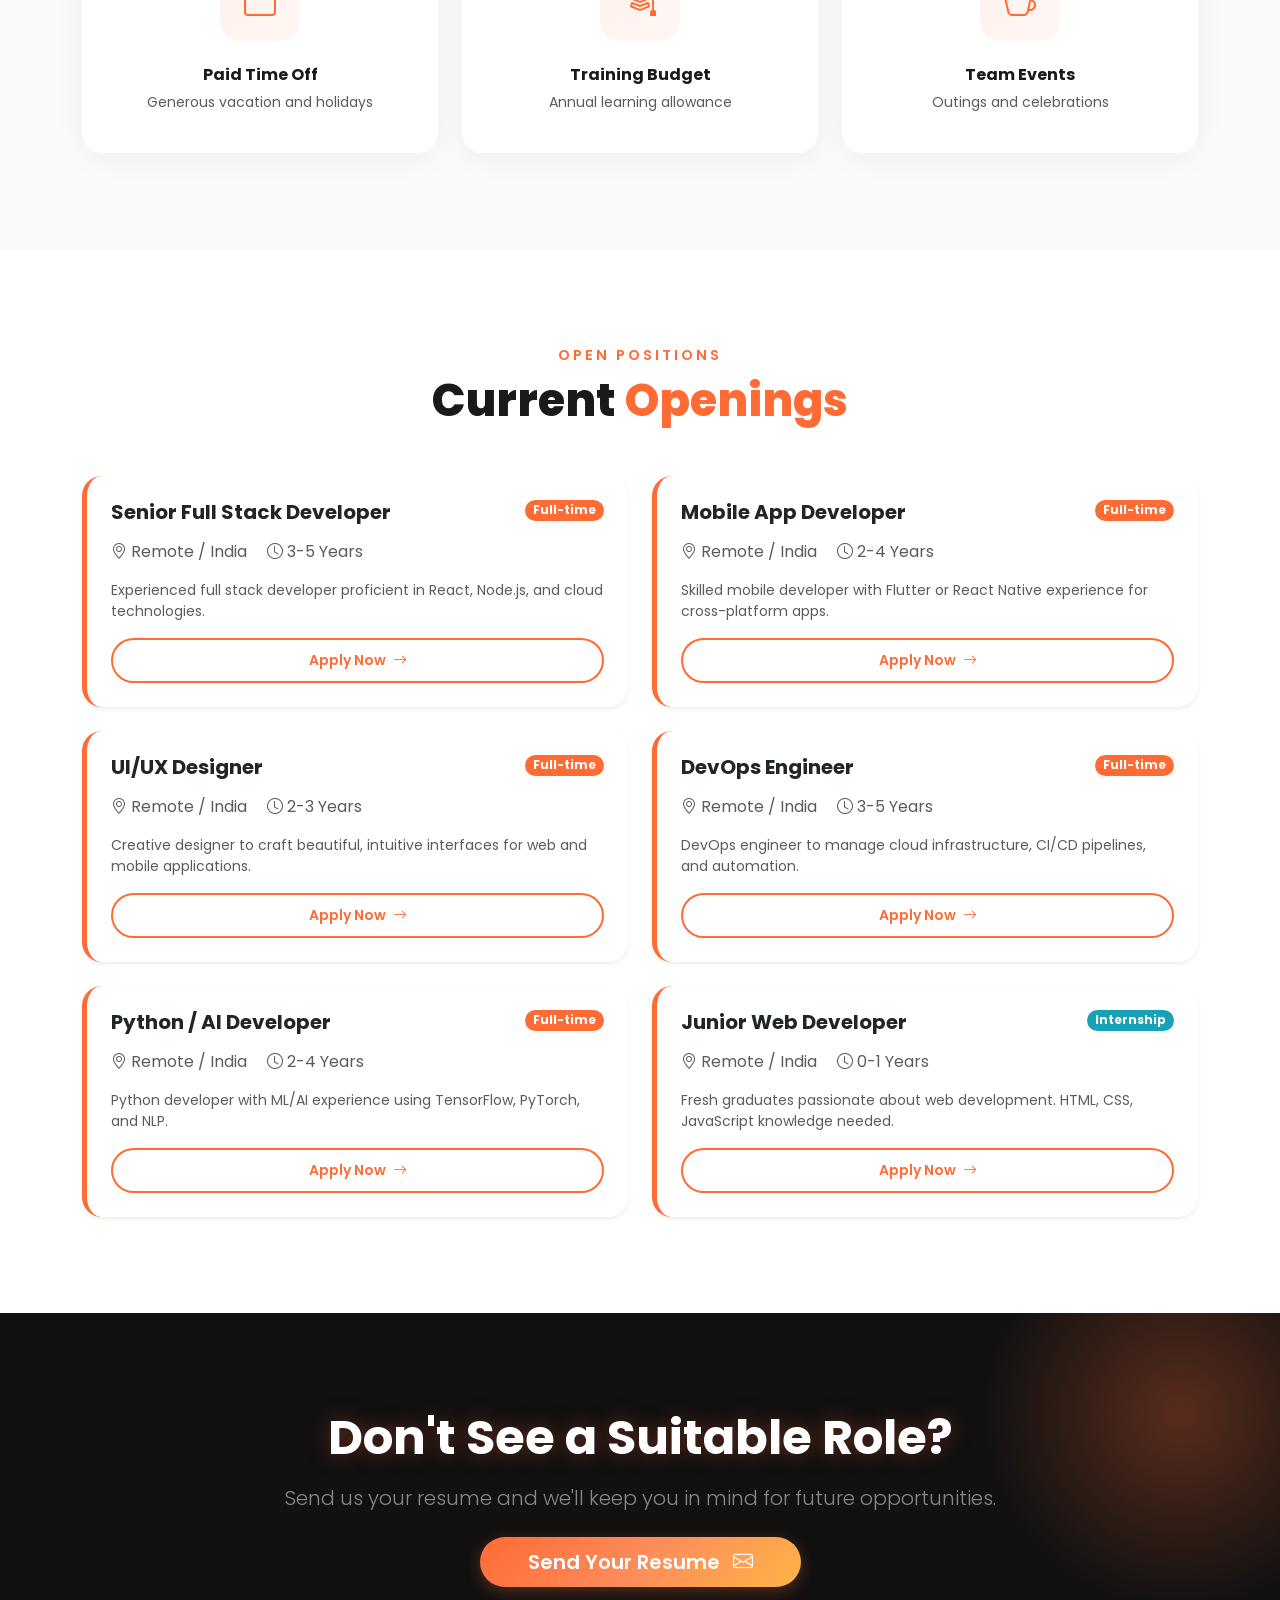
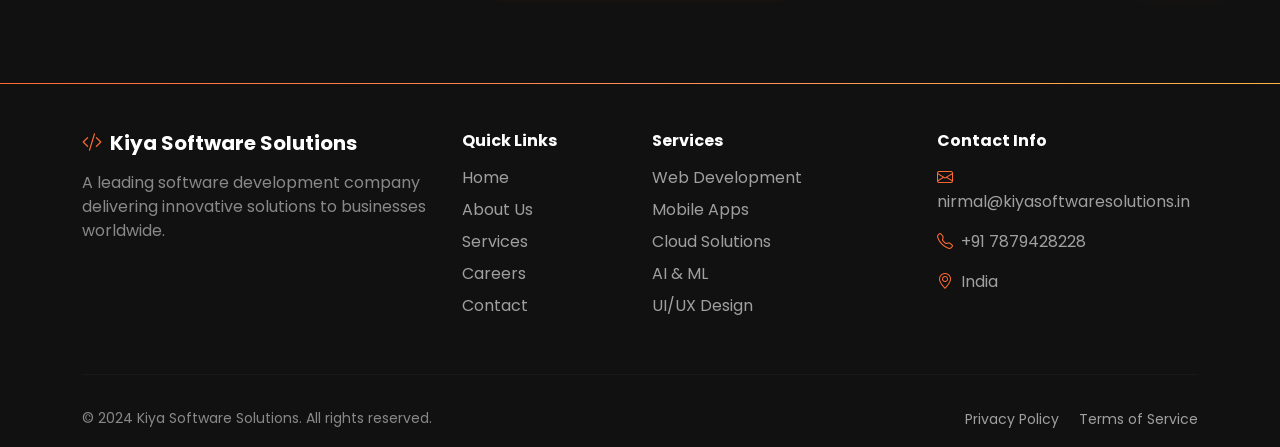
<file: careers.html>
<!DOCTYPE html>
<html lang="en">
<head>
    <meta charset="UTF-8">
    <meta name="viewport" content="width=device-width, initial-scale=1.0">
    <title>Careers - Kiya Software Solutions</title>
    <link href="https://cdn.jsdelivr.net/npm/bootstrap@5.3.2/dist/css/bootstrap.min.css" rel="stylesheet">
    <link href="https://cdn.jsdelivr.net/npm/bootstrap-icons@1.11.1/font/bootstrap-icons.css" rel="stylesheet">
    <link href="https://unpkg.com/aos@2.3.1/dist/aos.css" rel="stylesheet">
    <link href="css/style.css" rel="stylesheet">
</head>
<body>

<!-- Preloader -->
<div class="preloader">
    <div class="preloader-spinner"></div>
</div>

<!-- Back to Top -->
<button id="backToTop" class="btn-orange" style="position:fixed;bottom:30px;right:30px;z-index:999;width:50px;height:50px;border-radius:50%;display:none;align-items:center;justify-content:center;font-size:1.2rem;padding:0;opacity:0;transition:all 0.3s ease;">
    <i class="bi bi-arrow-up"></i>
</button>
<style>#backToTop.show { display: flex !important; opacity: 1; }</style>

<!-- Navbar -->
<nav class="navbar navbar-expand-lg navbar-dark fixed-top">
    <div class="container">
        <a class="navbar-brand" href="index.html"><i class="bi bi-code-slash me-2"></i>Kiya Software</a>
        <button class="navbar-toggler border-0" type="button" data-bs-toggle="collapse" data-bs-target="#navbarNav">
            <span class="navbar-toggler-icon"></span>
        </button>
        <div class="collapse navbar-collapse" id="navbarNav">
            <ul class="navbar-nav ms-auto me-3">
                <li class="nav-item"><a class="nav-link" href="index.html">Home</a></li>
                <li class="nav-item"><a class="nav-link" href="about.html">About</a></li>
                <li class="nav-item"><a class="nav-link" href="services.html">Services</a></li>
                <li class="nav-item"><a class="nav-link active" href="careers.html">Careers</a></li>
                <li class="nav-item"><a class="nav-link" href="contact.html">Contact</a></li>
            </ul>
            <a href="contact.html" class="btn btn-orange">Get a Quote</a>
        </div>
    </div>
</nav>

<!-- Page Header -->
<section class="page-header">
    <div class="container">
        <h1 data-aos="fade-up">Careers</h1>
        <nav aria-label="breadcrumb" data-aos="fade-up" data-aos-delay="100">
            <ol class="breadcrumb">
                <li class="breadcrumb-item"><a href="index.html">Home</a></li>
                <li class="breadcrumb-item active" aria-current="page">Careers</li>
            </ol>
        </nav>
    </div>
</section>

<!-- Why Join Us -->
<section class="py-5 bg-white">
    <div class="container py-5">
        <div class="row align-items-center">
            <div class="col-lg-6 mb-4 mb-lg-0" data-aos="fade-right">
                <img src="img/careers-illustration.svg" alt="Join Our Team" class="img-fluid">
            </div>
            <div class="col-lg-6" data-aos="fade-left">
                <p class="section-subtitle">Join Our Team</p>
                <h2 class="section-title mb-4">Build Your <span style="color:var(--orange);">Career</span> With Us</h2>
                <p class="text-muted mb-4">At Kiya Software Solutions, we believe our people are our greatest asset. We offer a dynamic work environment where creativity thrives, skills grow, and careers flourish.</p>
                <div class="row g-3">
                    <div class="col-sm-6">
                        <div class="feature-item">
                            <div class="feature-icon">
                                <i class="bi bi-rocket-takeoff"></i>
                            </div>
                            <div>
                                <h6 class="fw-bold mb-0">Growth Opportunities</h6>
                                <p class="text-muted small mb-0">Clear career paths</p>
                            </div>
                        </div>
                    </div>
                    <div class="col-sm-6">
                        <div class="feature-item">
                            <div class="feature-icon">
                                <i class="bi bi-house-heart"></i>
                            </div>
                            <div>
                                <h6 class="fw-bold mb-0">Work-Life Balance</h6>
                                <p class="text-muted small mb-0">Flexible hours</p>
                            </div>
                        </div>
                    </div>
                    <div class="col-sm-6">
                        <div class="feature-item">
                            <div class="feature-icon">
                                <i class="bi bi-book"></i>
                            </div>
                            <div>
                                <h6 class="fw-bold mb-0">Learning & Dev</h6>
                                <p class="text-muted small mb-0">Training programs</p>
                            </div>
                        </div>
                    </div>
                    <div class="col-sm-6">
                        <div class="feature-item">
                            <div class="feature-icon">
                                <i class="bi bi-people"></i>
                            </div>
                            <div>
                                <h6 class="fw-bold mb-0">Great Culture</h6>
                                <p class="text-muted small mb-0">Supportive team</p>
                            </div>
                        </div>
                    </div>
                </div>
            </div>
        </div>
    </div>
</section>

<!-- Benefits -->
<section class="py-5" style="background:#fafafa;">
    <div class="container py-5">
        <div class="text-center mb-5">
            <p class="section-subtitle" data-aos="fade-up">Perks & Benefits</p>
            <h2 class="section-title" data-aos="fade-up" data-aos-delay="100">What We <span style="color:var(--orange);">Offer</span></h2>
        </div>
        <div class="row g-4">
            <div class="col-md-4 col-sm-6" data-aos="fade-up" data-aos-delay="100">
                <div class="service-card text-center h-100">
                    <div class="icon-box mx-auto">
                        <i class="bi bi-currency-rupee"></i>
                    </div>
                    <h6 class="fw-bold mt-3">Competitive Salary</h6>
                    <p class="text-muted small mb-0">Industry-standard compensation packages</p>
                </div>
            </div>
            <div class="col-md-4 col-sm-6" data-aos="fade-up" data-aos-delay="150">
                <div class="service-card text-center h-100">
                    <div class="icon-box mx-auto">
                        <i class="bi bi-heart-pulse"></i>
                    </div>
                    <h6 class="fw-bold mt-3">Health Insurance</h6>
                    <p class="text-muted small mb-0">Coverage for you and your family</p>
                </div>
            </div>
            <div class="col-md-4 col-sm-6" data-aos="fade-up" data-aos-delay="200">
                <div class="service-card text-center h-100">
                    <div class="icon-box mx-auto">
                        <i class="bi bi-laptop"></i>
                    </div>
                    <h6 class="fw-bold mt-3">Remote Work</h6>
                    <p class="text-muted small mb-0">Flexible work-from-home options</p>
                </div>
            </div>
            <div class="col-md-4 col-sm-6" data-aos="fade-up" data-aos-delay="250">
                <div class="service-card text-center h-100">
                    <div class="icon-box mx-auto">
                        <i class="bi bi-calendar-event"></i>
                    </div>
                    <h6 class="fw-bold mt-3">Paid Time Off</h6>
                    <p class="text-muted small mb-0">Generous vacation and holidays</p>
                </div>
            </div>
            <div class="col-md-4 col-sm-6" data-aos="fade-up" data-aos-delay="300">
                <div class="service-card text-center h-100">
                    <div class="icon-box mx-auto">
                        <i class="bi bi-mortarboard"></i>
                    </div>
                    <h6 class="fw-bold mt-3">Training Budget</h6>
                    <p class="text-muted small mb-0">Annual learning allowance</p>
                </div>
            </div>
            <div class="col-md-4 col-sm-6" data-aos="fade-up" data-aos-delay="350">
                <div class="service-card text-center h-100">
                    <div class="icon-box mx-auto">
                        <i class="bi bi-cup-hot"></i>
                    </div>
                    <h6 class="fw-bold mt-3">Team Events</h6>
                    <p class="text-muted small mb-0">Outings and celebrations</p>
                </div>
            </div>
        </div>
    </div>
</section>

<!-- Open Positions -->
<section class="py-5 bg-white">
    <div class="container py-5">
        <div class="text-center mb-5">
            <p class="section-subtitle" data-aos="fade-up">Open Positions</p>
            <h2 class="section-title" data-aos="fade-up" data-aos-delay="100">Current <span style="color:var(--orange);">Openings</span></h2>
        </div>

        <div class="row g-4">
            <div class="col-lg-6" data-aos="fade-up" data-aos-delay="100">
                <div class="career-card card shadow-sm p-4">
                    <div class="d-flex justify-content-between align-items-start mb-3">
                        <h5 class="fw-bold mb-0">Senior Full Stack Developer</h5>
                        <span class="badge rounded-pill" style="background:var(--orange);">Full-time</span>
                    </div>
                    <div class="mb-3">
                        <span class="text-muted me-3"><i class="bi bi-geo-alt me-1"></i>Remote / India</span>
                        <span class="text-muted"><i class="bi bi-clock me-1"></i>3-5 Years</span>
                    </div>
                    <p class="text-muted small mb-3">Experienced full stack developer proficient in React, Node.js, and cloud technologies.</p>
                    <a href="mailto:nirmal@kiyasoftwaresolutions.in?subject=Application: Senior Full Stack Developer" class="btn btn-orange-outline btn-sm">Apply Now <i class="bi bi-arrow-right ms-1"></i></a>
                </div>
            </div>

            <div class="col-lg-6" data-aos="fade-up" data-aos-delay="150">
                <div class="career-card card shadow-sm p-4">
                    <div class="d-flex justify-content-between align-items-start mb-3">
                        <h5 class="fw-bold mb-0">Mobile App Developer</h5>
                        <span class="badge rounded-pill" style="background:var(--orange);">Full-time</span>
                    </div>
                    <div class="mb-3">
                        <span class="text-muted me-3"><i class="bi bi-geo-alt me-1"></i>Remote / India</span>
                        <span class="text-muted"><i class="bi bi-clock me-1"></i>2-4 Years</span>
                    </div>
                    <p class="text-muted small mb-3">Skilled mobile developer with Flutter or React Native experience for cross-platform apps.</p>
                    <a href="mailto:nirmal@kiyasoftwaresolutions.in?subject=Application: Mobile App Developer" class="btn btn-orange-outline btn-sm">Apply Now <i class="bi bi-arrow-right ms-1"></i></a>
                </div>
            </div>

            <div class="col-lg-6" data-aos="fade-up" data-aos-delay="200">
                <div class="career-card card shadow-sm p-4">
                    <div class="d-flex justify-content-between align-items-start mb-3">
                        <h5 class="fw-bold mb-0">UI/UX Designer</h5>
                        <span class="badge rounded-pill" style="background:var(--orange);">Full-time</span>
                    </div>
                    <div class="mb-3">
                        <span class="text-muted me-3"><i class="bi bi-geo-alt me-1"></i>Remote / India</span>
                        <span class="text-muted"><i class="bi bi-clock me-1"></i>2-3 Years</span>
                    </div>
                    <p class="text-muted small mb-3">Creative designer to craft beautiful, intuitive interfaces for web and mobile applications.</p>
                    <a href="mailto:nirmal@kiyasoftwaresolutions.in?subject=Application: UI/UX Designer" class="btn btn-orange-outline btn-sm">Apply Now <i class="bi bi-arrow-right ms-1"></i></a>
                </div>
            </div>

            <div class="col-lg-6" data-aos="fade-up" data-aos-delay="250">
                <div class="career-card card shadow-sm p-4">
                    <div class="d-flex justify-content-between align-items-start mb-3">
                        <h5 class="fw-bold mb-0">DevOps Engineer</h5>
                        <span class="badge rounded-pill" style="background:var(--orange);">Full-time</span>
                    </div>
                    <div class="mb-3">
                        <span class="text-muted me-3"><i class="bi bi-geo-alt me-1"></i>Remote / India</span>
                        <span class="text-muted"><i class="bi bi-clock me-1"></i>3-5 Years</span>
                    </div>
                    <p class="text-muted small mb-3">DevOps engineer to manage cloud infrastructure, CI/CD pipelines, and automation.</p>
                    <a href="mailto:nirmal@kiyasoftwaresolutions.in?subject=Application: DevOps Engineer" class="btn btn-orange-outline btn-sm">Apply Now <i class="bi bi-arrow-right ms-1"></i></a>
                </div>
            </div>

            <div class="col-lg-6" data-aos="fade-up" data-aos-delay="300">
                <div class="career-card card shadow-sm p-4">
                    <div class="d-flex justify-content-between align-items-start mb-3">
                        <h5 class="fw-bold mb-0">Python / AI Developer</h5>
                        <span class="badge rounded-pill" style="background:var(--orange);">Full-time</span>
                    </div>
                    <div class="mb-3">
                        <span class="text-muted me-3"><i class="bi bi-geo-alt me-1"></i>Remote / India</span>
                        <span class="text-muted"><i class="bi bi-clock me-1"></i>2-4 Years</span>
                    </div>
                    <p class="text-muted small mb-3">Python developer with ML/AI experience using TensorFlow, PyTorch, and NLP.</p>
                    <a href="mailto:nirmal@kiyasoftwaresolutions.in?subject=Application: Python/AI Developer" class="btn btn-orange-outline btn-sm">Apply Now <i class="bi bi-arrow-right ms-1"></i></a>
                </div>
            </div>

            <div class="col-lg-6" data-aos="fade-up" data-aos-delay="350">
                <div class="career-card card shadow-sm p-4">
                    <div class="d-flex justify-content-between align-items-start mb-3">
                        <h5 class="fw-bold mb-0">Junior Web Developer</h5>
                        <span class="badge rounded-pill" style="background:#17a2b8;">Internship</span>
                    </div>
                    <div class="mb-3">
                        <span class="text-muted me-3"><i class="bi bi-geo-alt me-1"></i>Remote / India</span>
                        <span class="text-muted"><i class="bi bi-clock me-1"></i>0-1 Years</span>
                    </div>
                    <p class="text-muted small mb-3">Fresh graduates passionate about web development. HTML, CSS, JavaScript knowledge needed.</p>
                    <a href="mailto:nirmal@kiyasoftwaresolutions.in?subject=Application: Junior Web Developer" class="btn btn-orange-outline btn-sm">Apply Now <i class="bi bi-arrow-right ms-1"></i></a>
                </div>
            </div>
        </div>
    </div>
</section>

<!-- CTA -->
<section class="cta-section py-5">
    <div class="container py-5 text-center position-relative" style="z-index:2;">
        <h2 class="display-5 fw-bold text-white mb-3 glow-text" data-aos="fade-up">Don't See a Suitable Role?</h2>
        <p class="lead text-white-50 mb-4" data-aos="fade-up" data-aos-delay="100">Send us your resume and we'll keep you in mind for future opportunities.</p>
        <a href="mailto:nirmal@kiyasoftwaresolutions.in?subject=General Application" class="btn btn-orange btn-lg px-5" data-aos="fade-up" data-aos-delay="200">Send Your Resume <i class="bi bi-envelope ms-2"></i></a>
    </div>
</section>

<!-- Footer -->
<footer class="pt-5 pb-3">
    <div class="container">
        <div class="row g-4 pb-4">
            <div class="col-lg-4">
                <h5 class="fw-bold mb-3"><i class="bi bi-code-slash me-2" style="color:var(--orange);"></i>Kiya Software Solutions</h5>
                <p class="text-muted mb-4">A leading software development company delivering innovative solutions to businesses worldwide.</p>

            </div>
            <div class="col-lg-2 col-md-4">
                <h6 class="fw-bold mb-3">Quick Links</h6>
                <ul class="list-unstyled">
                    <li class="mb-2"><a href="index.html" class="text-muted text-decoration-none">Home</a></li>
                    <li class="mb-2"><a href="about.html" class="text-muted text-decoration-none">About Us</a></li>
                    <li class="mb-2"><a href="services.html" class="text-muted text-decoration-none">Services</a></li>
                    <li class="mb-2"><a href="careers.html" class="text-muted text-decoration-none">Careers</a></li>
                    <li class="mb-2"><a href="contact.html" class="text-muted text-decoration-none">Contact</a></li>
                </ul>
            </div>
            <div class="col-lg-3 col-md-4">
                <h6 class="fw-bold mb-3">Services</h6>
                <ul class="list-unstyled">
                    <li class="mb-2"><a href="services.html" class="text-muted text-decoration-none">Web Development</a></li>
                    <li class="mb-2"><a href="services.html" class="text-muted text-decoration-none">Mobile Apps</a></li>
                    <li class="mb-2"><a href="services.html" class="text-muted text-decoration-none">Cloud Solutions</a></li>
                    <li class="mb-2"><a href="services.html" class="text-muted text-decoration-none">AI & ML</a></li>
                    <li class="mb-2"><a href="services.html" class="text-muted text-decoration-none">UI/UX Design</a></li>
                </ul>
            </div>
            <div class="col-lg-3 col-md-4">
                <h6 class="fw-bold mb-3">Contact Info</h6>
                <ul class="list-unstyled">
                    <li class="mb-3"><i class="bi bi-envelope me-2" style="color:var(--orange);"></i><a href="mailto:nirmal@kiyasoftwaresolutions.in" class="text-muted text-decoration-none">nirmal@kiyasoftwaresolutions.in</a></li>
                    <li class="mb-3"><i class="bi bi-telephone me-2" style="color:var(--orange);"></i><a href="tel:7879428228" class="text-muted text-decoration-none">+91 7879428228</a></li>
                    <li class="mb-3"><i class="bi bi-geo-alt me-2" style="color:var(--orange);"></i><span class="text-muted">India</span></li>
                </ul>
            </div>
        </div>
        <hr style="border-color: rgba(255,255,255,0.1);">
        <div class="row align-items-center pt-3">
            <div class="col-md-6 text-center text-md-start">
                <p class="mb-0 text-muted small">&copy; 2024 Kiya Software Solutions. All rights reserved.</p>
            </div>
            <div class="col-md-6 text-center text-md-end">
                <a href="#" class="text-muted text-decoration-none small me-3">Privacy Policy</a>
                <a href="#" class="text-muted text-decoration-none small">Terms of Service</a>
            </div>
        </div>
    </div>
</footer>

<script src="https://cdn.jsdelivr.net/npm/bootstrap@5.3.2/dist/js/bootstrap.bundle.min.js"></script>
<script src="https://unpkg.com/aos@2.3.1/dist/aos.js"></script>
<script>AOS.init({ duration: 800, easing: 'ease-out-cubic', once: true, offset: 50 });</script>
<script src="js/main.js"></script>
</body>
</html>
</file>
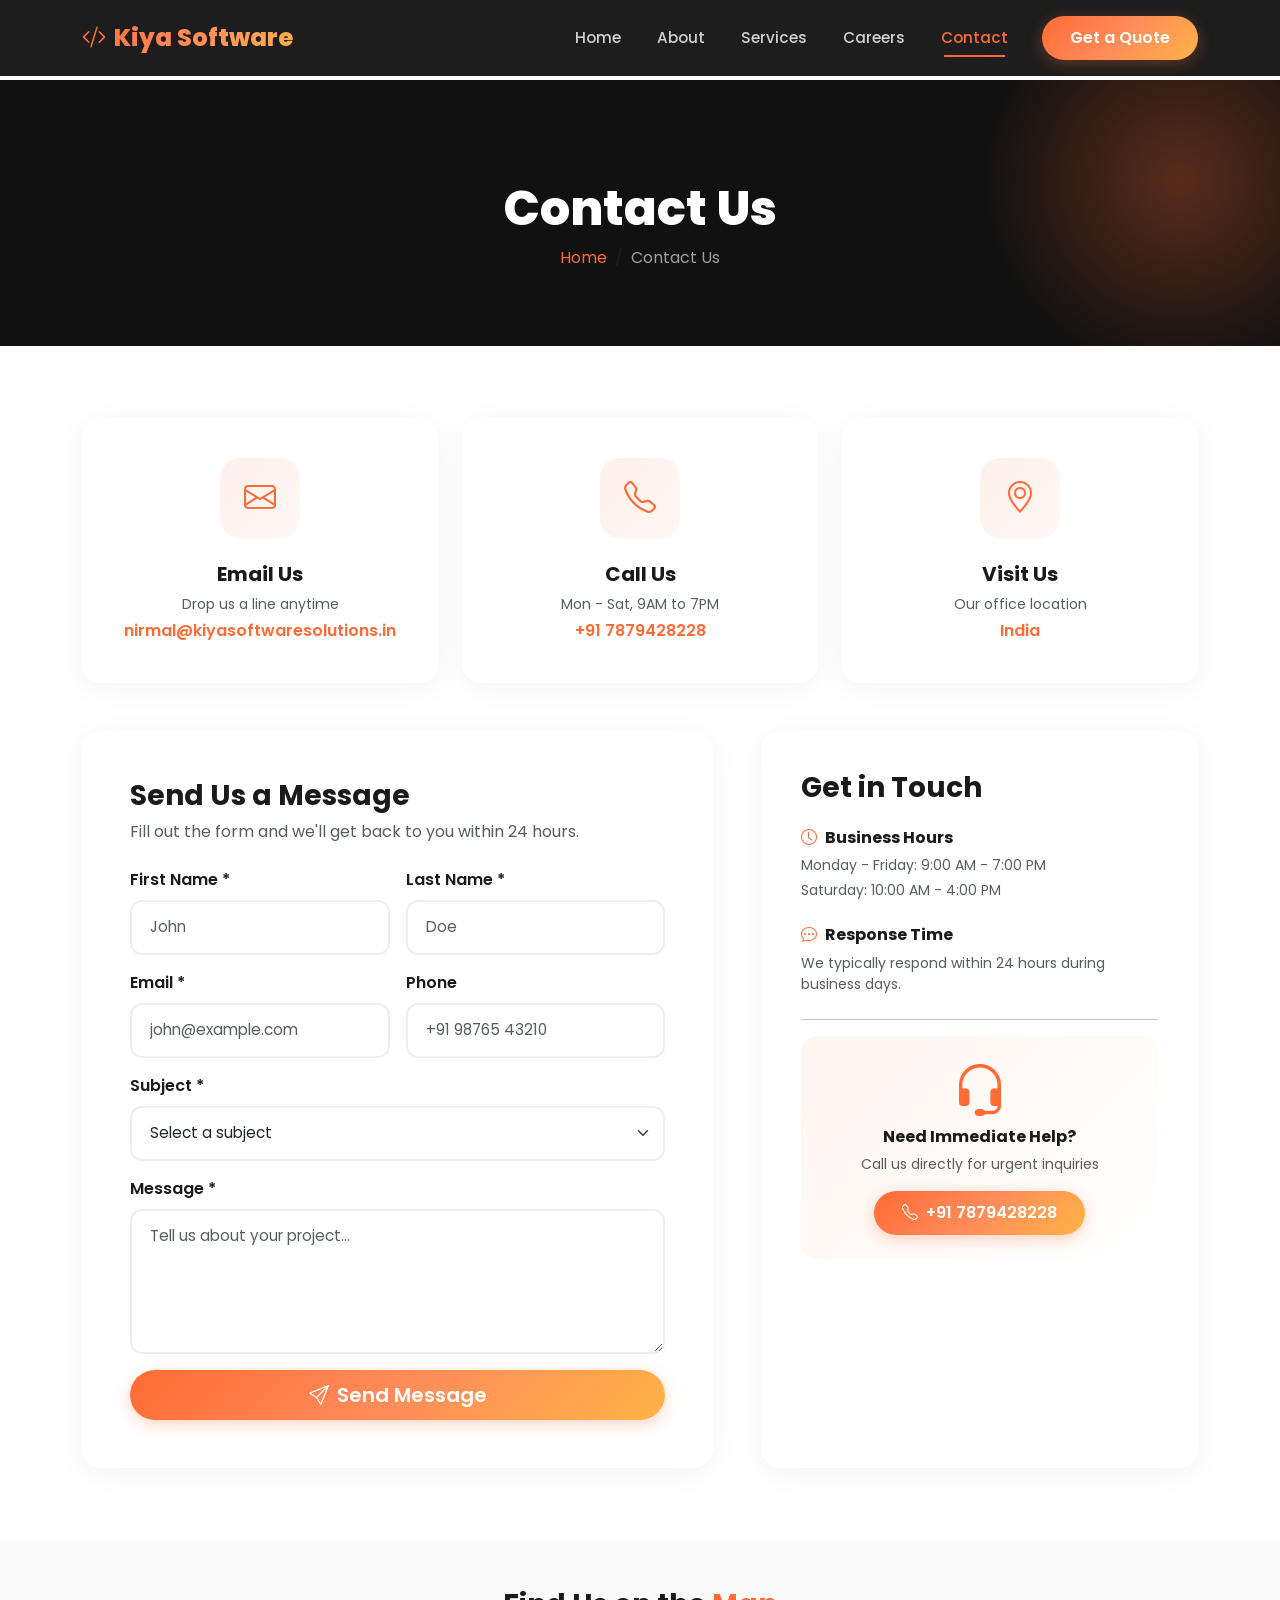
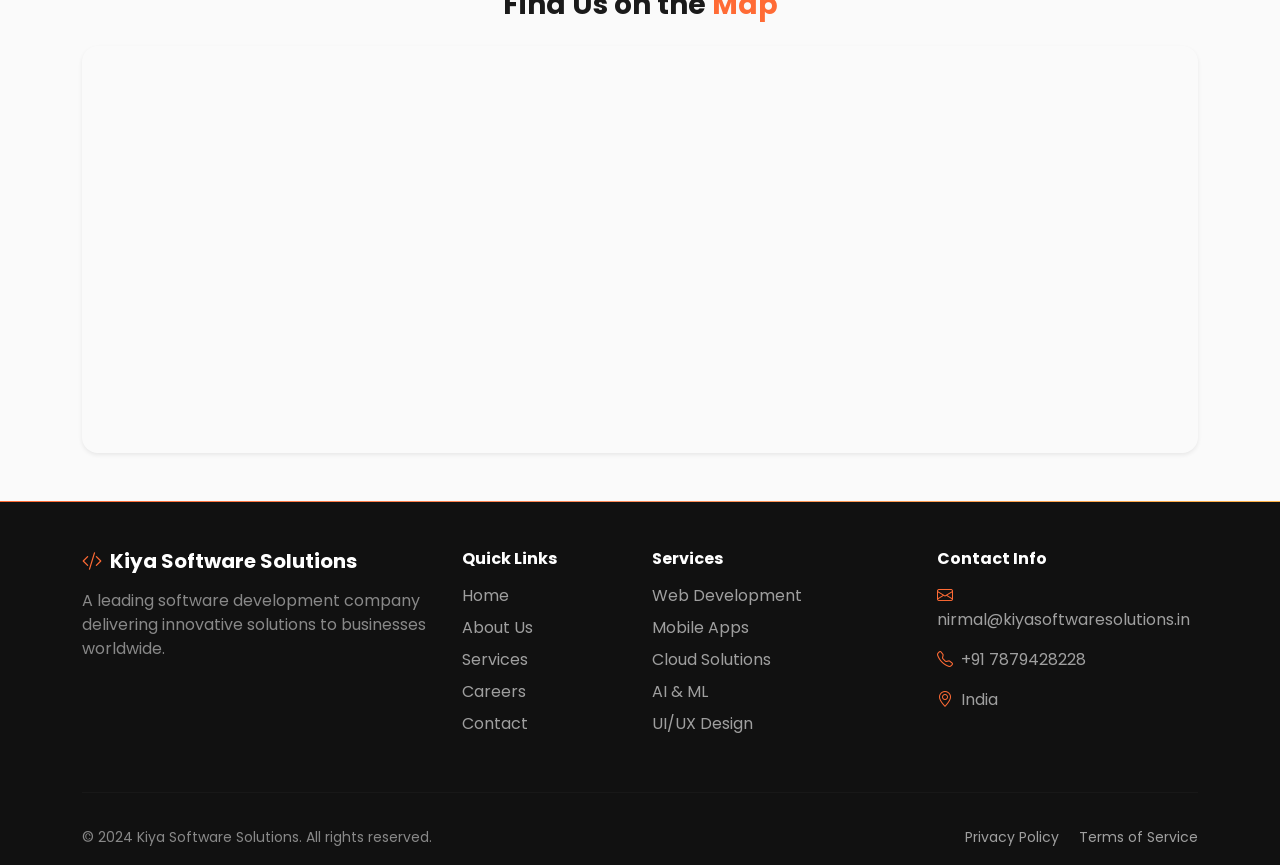
<file: contact.html>
<!DOCTYPE html>
<html lang="en">
<head>
    <meta charset="UTF-8">
    <meta name="viewport" content="width=device-width, initial-scale=1.0">
    <title>Contact Us - Kiya Software Solutions</title>
    <link href="https://cdn.jsdelivr.net/npm/bootstrap@5.3.2/dist/css/bootstrap.min.css" rel="stylesheet">
    <link href="https://cdn.jsdelivr.net/npm/bootstrap-icons@1.11.1/font/bootstrap-icons.css" rel="stylesheet">
    <link href="https://unpkg.com/aos@2.3.1/dist/aos.css" rel="stylesheet">
    <link href="css/style.css" rel="stylesheet">
</head>
<body>

<!-- Preloader -->
<div class="preloader">
    <div class="preloader-spinner"></div>
</div>

<!-- Back to Top -->
<button id="backToTop" class="btn-orange" style="position:fixed;bottom:30px;right:30px;z-index:999;width:50px;height:50px;border-radius:50%;display:none;align-items:center;justify-content:center;font-size:1.2rem;padding:0;opacity:0;transition:all 0.3s ease;">
    <i class="bi bi-arrow-up"></i>
</button>
<style>#backToTop.show { display: flex !important; opacity: 1; }</style>

<!-- Navbar -->
<nav class="navbar navbar-expand-lg navbar-dark fixed-top">
    <div class="container">
        <a class="navbar-brand" href="index.html"><i class="bi bi-code-slash me-2"></i>Kiya Software</a>
        <button class="navbar-toggler border-0" type="button" data-bs-toggle="collapse" data-bs-target="#navbarNav">
            <span class="navbar-toggler-icon"></span>
        </button>
        <div class="collapse navbar-collapse" id="navbarNav">
            <ul class="navbar-nav ms-auto me-3">
                <li class="nav-item"><a class="nav-link" href="index.html">Home</a></li>
                <li class="nav-item"><a class="nav-link" href="about.html">About</a></li>
                <li class="nav-item"><a class="nav-link" href="services.html">Services</a></li>
                <li class="nav-item"><a class="nav-link" href="careers.html">Careers</a></li>
                <li class="nav-item"><a class="nav-link active" href="contact.html">Contact</a></li>
            </ul>
            <a href="contact.html" class="btn btn-orange">Get a Quote</a>
        </div>
    </div>
</nav>

<!-- Page Header -->
<section class="page-header">
    <div class="container">
        <h1 data-aos="fade-up">Contact Us</h1>
        <nav aria-label="breadcrumb" data-aos="fade-up" data-aos-delay="100">
            <ol class="breadcrumb">
                <li class="breadcrumb-item"><a href="index.html">Home</a></li>
                <li class="breadcrumb-item active" aria-current="page">Contact Us</li>
            </ol>
        </nav>
    </div>
</section>

<!-- Contact Info Cards -->
<section class="py-5 bg-white">
    <div class="container py-4">
        <div class="row g-4 mb-5">
            <div class="col-md-4" data-aos="fade-up" data-aos-delay="100">
                <div class="service-card text-center h-100">
                    <div class="icon-box mx-auto">
                        <i class="bi bi-envelope"></i>
                    </div>
                    <h5 class="fw-bold mt-3 mb-2">Email Us</h5>
                    <p class="text-muted mb-1 small">Drop us a line anytime</p>
                    <a href="mailto:nirmal@kiyasoftwaresolutions.in" style="color:var(--orange);" class="fw-semibold text-decoration-none">nirmal@kiyasoftwaresolutions.in</a>
                </div>
            </div>
            <div class="col-md-4" data-aos="fade-up" data-aos-delay="200">
                <div class="service-card text-center h-100">
                    <div class="icon-box mx-auto">
                        <i class="bi bi-telephone"></i>
                    </div>
                    <h5 class="fw-bold mt-3 mb-2">Call Us</h5>
                    <p class="text-muted mb-1 small">Mon - Sat, 9AM to 7PM</p>
                    <a href="tel:7879428228" style="color:var(--orange);" class="fw-semibold text-decoration-none">+91 7879428228</a>
                </div>
            </div>
            <div class="col-md-4" data-aos="fade-up" data-aos-delay="300">
                <div class="service-card text-center h-100">
                    <div class="icon-box mx-auto">
                        <i class="bi bi-geo-alt"></i>
                    </div>
                    <h5 class="fw-bold mt-3 mb-2">Visit Us</h5>
                    <p class="text-muted mb-1 small">Our office location</p>
                    <span style="color:var(--orange);" class="fw-semibold">India</span>
                </div>
            </div>
        </div>

        <!-- Contact Form -->
        <div class="row g-5">
            <div class="col-lg-7" data-aos="fade-right">
                <div class="service-card" style="padding:3rem;">
                    <h3 class="fw-bold mb-2">Send Us a Message</h3>
                    <p class="text-muted mb-4">Fill out the form and we'll get back to you within 24 hours.</p>
                    <form id="contactForm">
                        <div class="row g-3">
                            <div class="col-md-6">
                                <label for="firstName" class="form-label fw-semibold">First Name *</label>
                                <input type="text" class="form-control" id="firstName" placeholder="John" required>
                            </div>
                            <div class="col-md-6">
                                <label for="lastName" class="form-label fw-semibold">Last Name *</label>
                                <input type="text" class="form-control" id="lastName" placeholder="Doe" required>
                            </div>
                            <div class="col-md-6">
                                <label for="email" class="form-label fw-semibold">Email *</label>
                                <input type="email" class="form-control" id="email" placeholder="john@example.com" required>
                            </div>
                            <div class="col-md-6">
                                <label for="phone" class="form-label fw-semibold">Phone</label>
                                <input type="tel" class="form-control" id="phone" placeholder="+91 98765 43210">
                            </div>
                            <div class="col-12">
                                <label for="subject" class="form-label fw-semibold">Subject *</label>
                                <select class="form-select" id="subject" required>
                                    <option value="" selected disabled>Select a subject</option>
                                    <option value="web-development">Web Development</option>
                                    <option value="mobile-app">Mobile App Development</option>
                                    <option value="cloud-solutions">Cloud Solutions</option>
                                    <option value="ai-ml">AI & Machine Learning</option>
                                    <option value="ui-ux">UI/UX Design</option>
                                    <option value="consulting">IT Consulting</option>
                                    <option value="other">Other</option>
                                </select>
                            </div>
                            <div class="col-12">
                                <label for="message" class="form-label fw-semibold">Message *</label>
                                <textarea class="form-control" id="message" rows="5" placeholder="Tell us about your project..." required></textarea>
                            </div>
                            <div class="col-12">
                                <button type="submit" class="btn btn-orange btn-lg w-100">
                                    <i class="bi bi-send me-2"></i>Send Message
                                </button>
                            </div>
                        </div>
                    </form>
                </div>
            </div>
            <div class="col-lg-5" data-aos="fade-left">
                <div class="service-card h-100" style="padding:2.5rem;">
                    <h3 class="fw-bold mb-4">Get in Touch</h3>
                    <div class="mb-4">
                        <h6 class="fw-bold mb-2"><i class="bi bi-clock me-2" style="color:var(--orange);"></i>Business Hours</h6>
                        <p class="text-muted mb-1 small">Monday - Friday: 9:00 AM - 7:00 PM</p>
                        <p class="text-muted mb-0 small">Saturday: 10:00 AM - 4:00 PM</p>
                    </div>
                    <div class="mb-4">
                        <h6 class="fw-bold mb-2"><i class="bi bi-chat-dots me-2" style="color:var(--orange);"></i>Response Time</h6>
                        <p class="text-muted mb-0 small">We typically respond within 24 hours during business days.</p>
                    </div>
                    <hr>
                    <div class="text-center p-4 rounded-4" style="background:linear-gradient(135deg, #fff5f0, #fff);">
                        <i class="bi bi-headset display-4 mb-2" style="color:var(--orange);"></i>
                        <h6 class="fw-bold">Need Immediate Help?</h6>
                        <p class="text-muted small mb-3">Call us directly for urgent inquiries</p>
                        <a href="tel:7879428228" class="btn btn-orange">
                            <i class="bi bi-telephone me-2"></i>+91 7879428228
                        </a>
                    </div>
                </div>
            </div>
        </div>
    </div>
</section>

<!-- Map -->
<section class="py-5" style="background:#fafafa;">
    <div class="container" data-aos="fade-up">
        <div class="text-center mb-4">
            <h3 class="fw-bold">Find Us on the <span style="color:var(--orange);">Map</span></h3>
        </div>
        <div class="rounded-4 overflow-hidden shadow-sm">
            <iframe src="https://www.google.com/maps/embed?pb=!1m18!1m12!1m3!1d3666.1!2d77.4!3d23.2!2m3!1f0!2f0!3f0!3m2!1i1024!2i768!4f13.1!3m3!1m2!1s0x0%3A0x0!2zMjPCsDEyJzAwLjAiTiA3N8KwMjQnMDAuMCJF!5e0!3m2!1sen!2sin!4v1" width="100%" height="400" style="border:0;" allowfullscreen="" loading="lazy" title="Kiya Software Solutions Location"></iframe>
        </div>
    </div>
</section>

<!-- Footer -->
<footer class="pt-5 pb-3">
    <div class="container">
        <div class="row g-4 pb-4">
            <div class="col-lg-4">
                <h5 class="fw-bold mb-3"><i class="bi bi-code-slash me-2" style="color:var(--orange);"></i>Kiya Software Solutions</h5>
                <p class="text-muted mb-4">A leading software development company delivering innovative solutions to businesses worldwide.</p>
            </div>
            <div class="col-lg-2 col-md-4">
                <h6 class="fw-bold mb-3">Quick Links</h6>
                <ul class="list-unstyled">
                    <li class="mb-2"><a href="index.html" class="text-muted text-decoration-none">Home</a></li>
                    <li class="mb-2"><a href="about.html" class="text-muted text-decoration-none">About Us</a></li>
                    <li class="mb-2"><a href="services.html" class="text-muted text-decoration-none">Services</a></li>
                    <li class="mb-2"><a href="careers.html" class="text-muted text-decoration-none">Careers</a></li>
                    <li class="mb-2"><a href="contact.html" class="text-muted text-decoration-none">Contact</a></li>
                </ul>
            </div>
            <div class="col-lg-3 col-md-4">
                <h6 class="fw-bold mb-3">Services</h6>
                <ul class="list-unstyled">
                    <li class="mb-2"><a href="services.html" class="text-muted text-decoration-none">Web Development</a></li>
                    <li class="mb-2"><a href="services.html" class="text-muted text-decoration-none">Mobile Apps</a></li>
                    <li class="mb-2"><a href="services.html" class="text-muted text-decoration-none">Cloud Solutions</a></li>
                    <li class="mb-2"><a href="services.html" class="text-muted text-decoration-none">AI & ML</a></li>
                    <li class="mb-2"><a href="services.html" class="text-muted text-decoration-none">UI/UX Design</a></li>
                </ul>
            </div>
            <div class="col-lg-3 col-md-4">
                <h6 class="fw-bold mb-3">Contact Info</h6>
                <ul class="list-unstyled">
                    <li class="mb-3"><i class="bi bi-envelope me-2" style="color:var(--orange);"></i><a href="mailto:nirmal@kiyasoftwaresolutions.in" class="text-muted text-decoration-none">nirmal@kiyasoftwaresolutions.in</a></li>
                    <li class="mb-3"><i class="bi bi-telephone me-2" style="color:var(--orange);"></i><a href="tel:7879428228" class="text-muted text-decoration-none">+91 7879428228</a></li>
                    <li class="mb-3"><i class="bi bi-geo-alt me-2" style="color:var(--orange);"></i><span class="text-muted">India</span></li>
                </ul>
            </div>
        </div>
        <hr style="border-color: rgba(255,255,255,0.1);">
        <div class="row align-items-center pt-3">
            <div class="col-md-6 text-center text-md-start">
                <p class="mb-0 text-muted small">&copy; 2024 Kiya Software Solutions. All rights reserved.</p>
            </div>
            <div class="col-md-6 text-center text-md-end">
                <a href="#" class="text-muted text-decoration-none small me-3">Privacy Policy</a>
                <a href="#" class="text-muted text-decoration-none small">Terms of Service</a>
            </div>
        </div>
    </div>
</footer>

<script src="https://cdn.jsdelivr.net/npm/bootstrap@5.3.2/dist/js/bootstrap.bundle.min.js"></script>
<script src="https://unpkg.com/aos@2.3.1/dist/aos.js"></script>
<script>AOS.init({ duration: 800, easing: 'ease-out-cubic', once: true, offset: 50 });</script>
<script src="js/main.js"></script>
<script>
    document.getElementById('contactForm').addEventListener('submit', function(e) {
        e.preventDefault();
        // Success animation
        const btn = this.querySelector('button[type="submit"]');
        btn.innerHTML = '<i class="bi bi-check-circle me-2"></i>Message Sent!';
        btn.style.background = '#28a745';
        setTimeout(() => {
            btn.innerHTML = '<i class="bi bi-send me-2"></i>Send Message';
            btn.style.background = '';
            this.reset();
        }, 3000);
    });
</script>
</body>
</html>
</file>
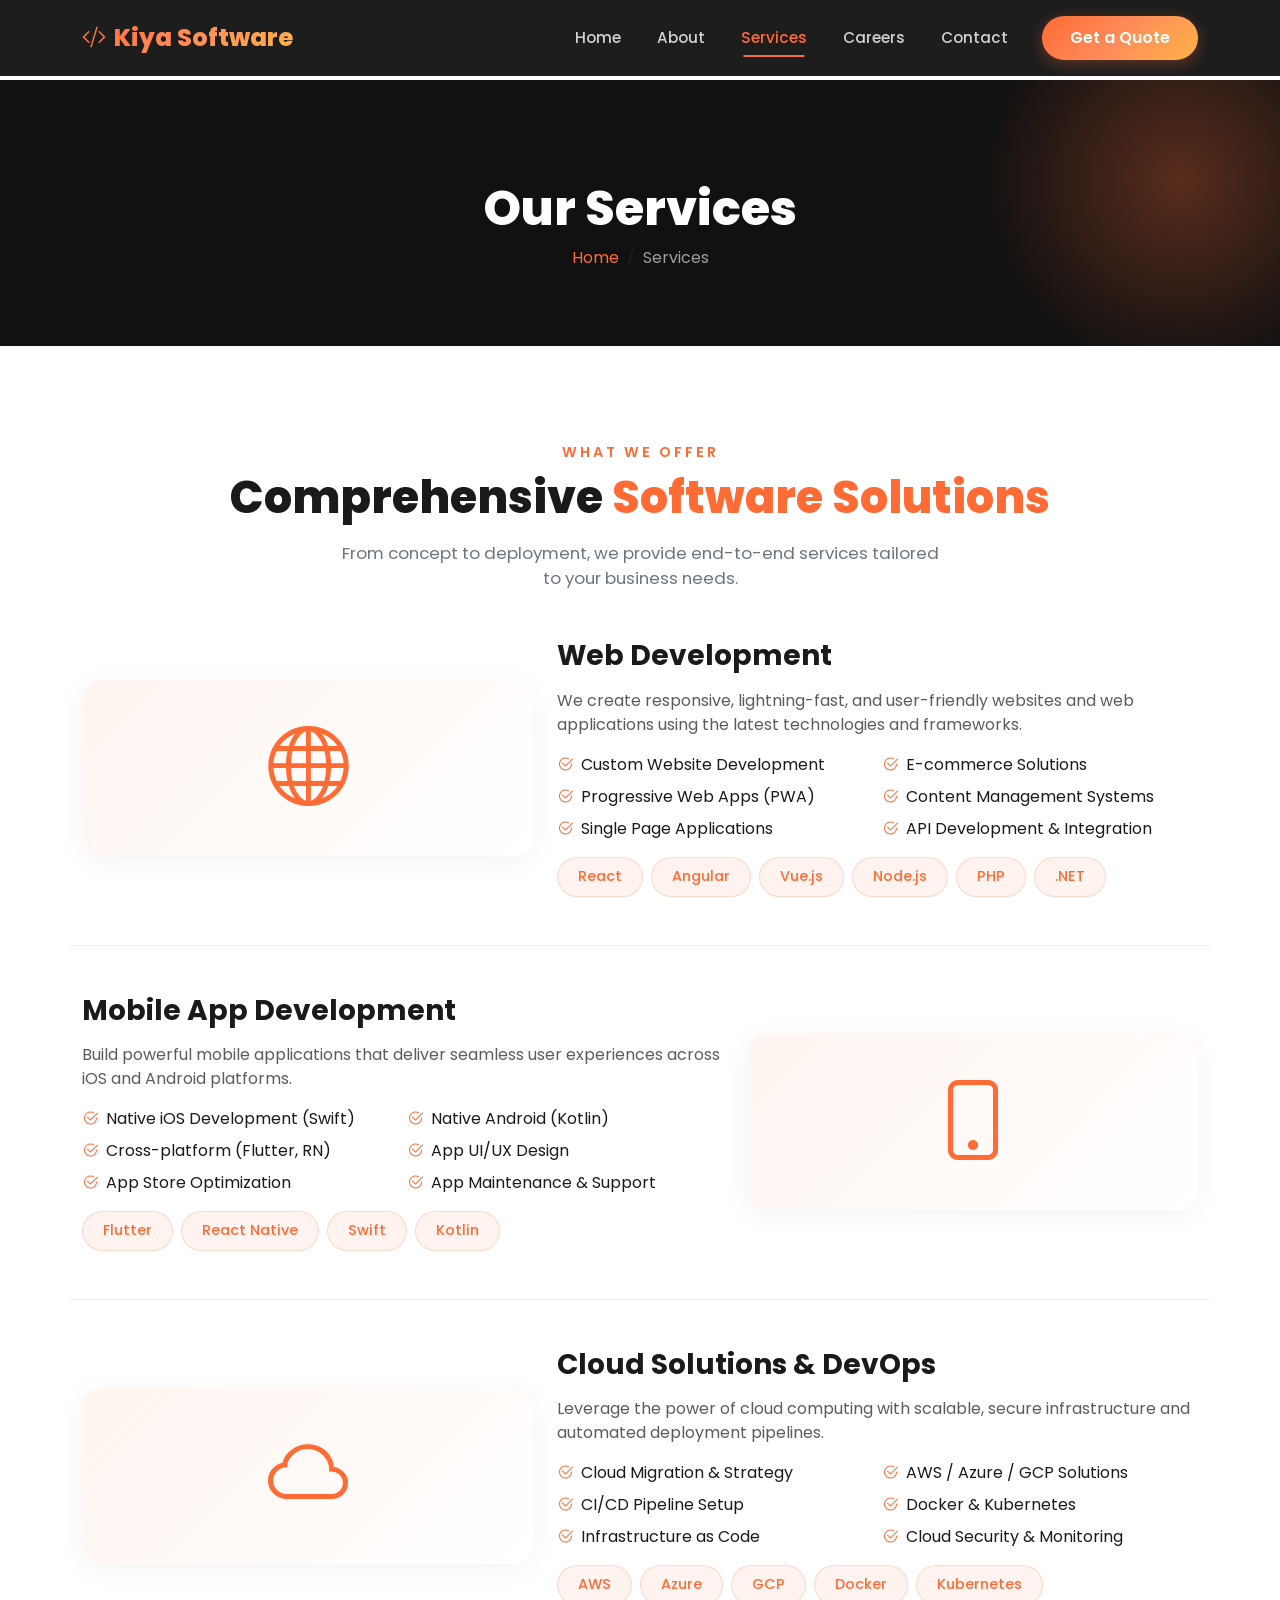
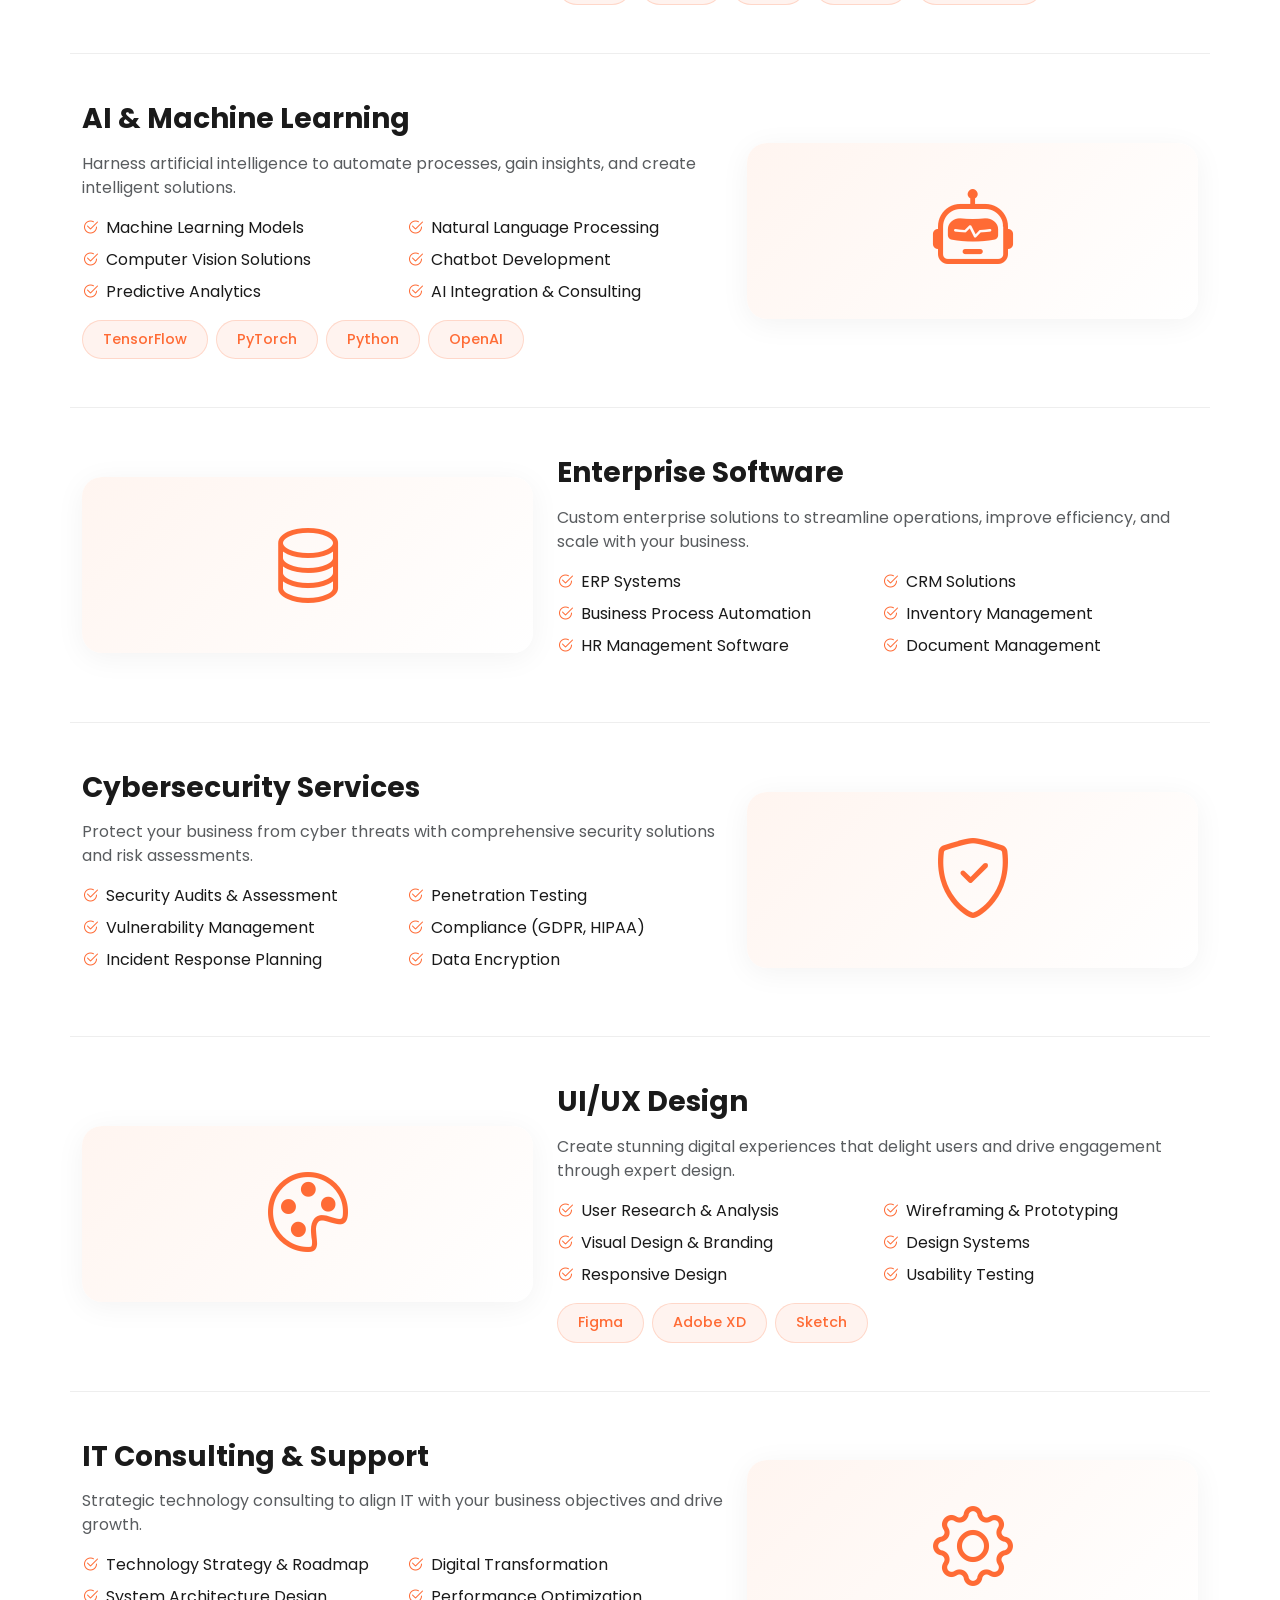
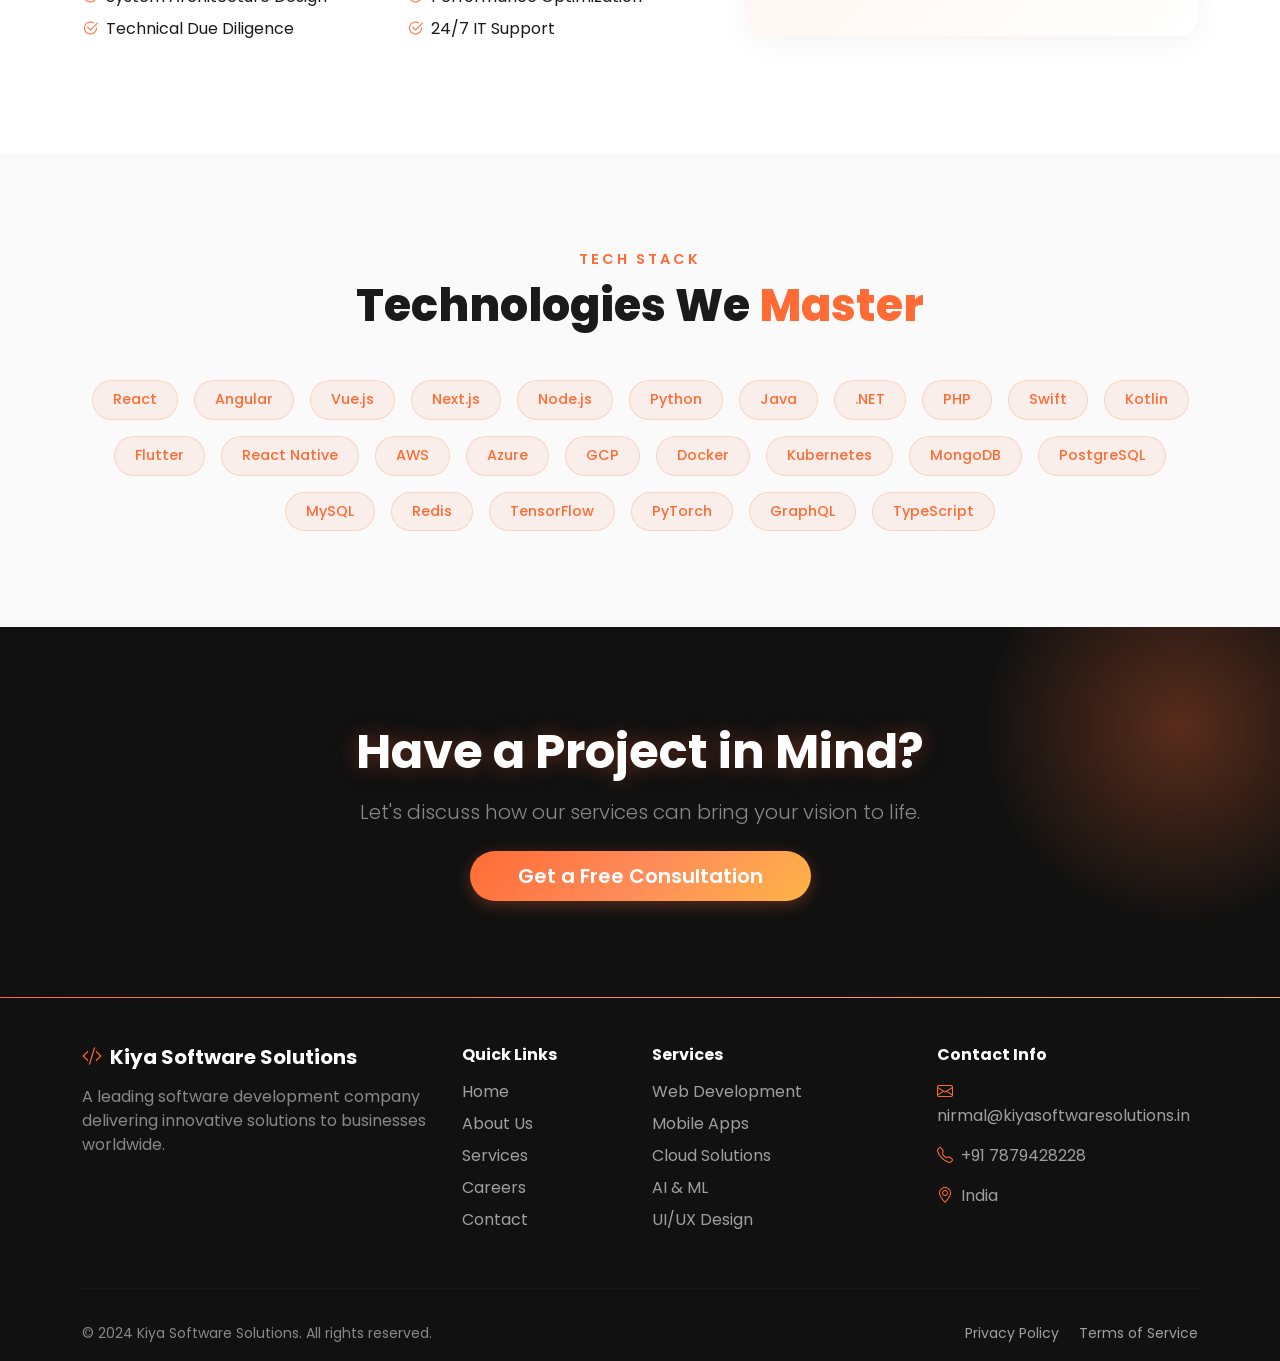
<file: services.html>
<!DOCTYPE html>
<html lang="en">
<head>
    <meta charset="UTF-8">
    <meta name="viewport" content="width=device-width, initial-scale=1.0">
    <title>Services - Kiya Software Solutions</title>
    <link href="https://cdn.jsdelivr.net/npm/bootstrap@5.3.2/dist/css/bootstrap.min.css" rel="stylesheet">
    <link href="https://cdn.jsdelivr.net/npm/bootstrap-icons@1.11.1/font/bootstrap-icons.css" rel="stylesheet">
    <link href="https://unpkg.com/aos@2.3.1/dist/aos.css" rel="stylesheet">
    <link href="css/style.css" rel="stylesheet">
</head>
<body>

<!-- Preloader -->
<div class="preloader">
    <div class="preloader-spinner"></div>
</div>

<!-- Back to Top -->
<button id="backToTop" class="btn-orange" style="position:fixed;bottom:30px;right:30px;z-index:999;width:50px;height:50px;border-radius:50%;display:none;align-items:center;justify-content:center;font-size:1.2rem;padding:0;opacity:0;transition:all 0.3s ease;">
    <i class="bi bi-arrow-up"></i>
</button>
<style>#backToTop.show { display: flex !important; opacity: 1; }</style>

<!-- Navbar -->
<nav class="navbar navbar-expand-lg navbar-dark fixed-top">
    <div class="container">
        <a class="navbar-brand" href="index.html"><i class="bi bi-code-slash me-2"></i>Kiya Software</a>
        <button class="navbar-toggler border-0" type="button" data-bs-toggle="collapse" data-bs-target="#navbarNav">
            <span class="navbar-toggler-icon"></span>
        </button>
        <div class="collapse navbar-collapse" id="navbarNav">
            <ul class="navbar-nav ms-auto me-3">
                <li class="nav-item"><a class="nav-link" href="index.html">Home</a></li>
                <li class="nav-item"><a class="nav-link" href="about.html">About</a></li>
                <li class="nav-item"><a class="nav-link active" href="services.html">Services</a></li>
                <li class="nav-item"><a class="nav-link" href="careers.html">Careers</a></li>
                <li class="nav-item"><a class="nav-link" href="contact.html">Contact</a></li>
            </ul>
            <a href="contact.html" class="btn btn-orange">Get a Quote</a>
        </div>
    </div>
</nav>

<!-- Page Header -->
<section class="page-header">
    <div class="container">
        <h1 data-aos="fade-up">Our Services</h1>
        <nav aria-label="breadcrumb" data-aos="fade-up" data-aos-delay="100">
            <ol class="breadcrumb">
                <li class="breadcrumb-item"><a href="index.html">Home</a></li>
                <li class="breadcrumb-item active" aria-current="page">Services</li>
            </ol>
        </nav>
    </div>
</section>

<!-- All Services -->
<section class="py-5 bg-white">
    <div class="container py-5">
        <div class="text-center mb-5">
            <p class="section-subtitle" data-aos="fade-up">What We Offer</p>
            <h2 class="section-title" data-aos="fade-up" data-aos-delay="100">Comprehensive <span style="color:var(--orange);">Software Solutions</span></h2>
            <p class="section-desc" data-aos="fade-up" data-aos-delay="200">From concept to deployment, we provide end-to-end services tailored to your business needs.</p>
        </div>

        <!-- Service 1 -->
        <div class="row align-items-center mb-5 pb-5" style="border-bottom:1px solid #eee;" data-aos="fade-up">
            <div class="col-lg-5 mb-4 mb-lg-0">
                <div class="service-card text-center" style="background:linear-gradient(135deg, #fff5f0, #fff);">
                    <i class="bi bi-globe display-1" style="color:var(--orange);"></i>
                </div>
            </div>
            <div class="col-lg-7">
                <h3 class="fw-bold mb-3">Web Development</h3>
                <p class="text-muted mb-3">We create responsive, lightning-fast, and user-friendly websites and web applications using the latest technologies and frameworks.</p>
                <div class="row g-2 mb-3">
                    <div class="col-sm-6"><i class="bi bi-check2-circle me-2" style="color:var(--orange);"></i>Custom Website Development</div>
                    <div class="col-sm-6"><i class="bi bi-check2-circle me-2" style="color:var(--orange);"></i>E-commerce Solutions</div>
                    <div class="col-sm-6"><i class="bi bi-check2-circle me-2" style="color:var(--orange);"></i>Progressive Web Apps (PWA)</div>
                    <div class="col-sm-6"><i class="bi bi-check2-circle me-2" style="color:var(--orange);"></i>Content Management Systems</div>
                    <div class="col-sm-6"><i class="bi bi-check2-circle me-2" style="color:var(--orange);"></i>Single Page Applications</div>
                    <div class="col-sm-6"><i class="bi bi-check2-circle me-2" style="color:var(--orange);"></i>API Development & Integration</div>
                </div>
                <div class="d-flex flex-wrap gap-2">
                    <span class="tech-badge">React</span>
                    <span class="tech-badge">Angular</span>
                    <span class="tech-badge">Vue.js</span>
                    <span class="tech-badge">Node.js</span>
                    <span class="tech-badge">PHP</span>
                    <span class="tech-badge">.NET</span>
                </div>
            </div>
        </div>

        <!-- Service 2 -->
        <div class="row align-items-center mb-5 pb-5 flex-lg-row-reverse" style="border-bottom:1px solid #eee;" data-aos="fade-up">
            <div class="col-lg-5 mb-4 mb-lg-0">
                <div class="service-card text-center" style="background:linear-gradient(135deg, #fff5f0, #fff);">
                    <i class="bi bi-phone display-1" style="color:var(--orange);"></i>
                </div>
            </div>
            <div class="col-lg-7">
                <h3 class="fw-bold mb-3">Mobile App Development</h3>
                <p class="text-muted mb-3">Build powerful mobile applications that deliver seamless user experiences across iOS and Android platforms.</p>
                <div class="row g-2 mb-3">
                    <div class="col-sm-6"><i class="bi bi-check2-circle me-2" style="color:var(--orange);"></i>Native iOS Development (Swift)</div>
                    <div class="col-sm-6"><i class="bi bi-check2-circle me-2" style="color:var(--orange);"></i>Native Android (Kotlin)</div>
                    <div class="col-sm-6"><i class="bi bi-check2-circle me-2" style="color:var(--orange);"></i>Cross-platform (Flutter, RN)</div>
                    <div class="col-sm-6"><i class="bi bi-check2-circle me-2" style="color:var(--orange);"></i>App UI/UX Design</div>
                    <div class="col-sm-6"><i class="bi bi-check2-circle me-2" style="color:var(--orange);"></i>App Store Optimization</div>
                    <div class="col-sm-6"><i class="bi bi-check2-circle me-2" style="color:var(--orange);"></i>App Maintenance & Support</div>
                </div>
                <div class="d-flex flex-wrap gap-2">
                    <span class="tech-badge">Flutter</span>
                    <span class="tech-badge">React Native</span>
                    <span class="tech-badge">Swift</span>
                    <span class="tech-badge">Kotlin</span>
                </div>
            </div>
        </div>

        <!-- Service 3 -->
        <div class="row align-items-center mb-5 pb-5" style="border-bottom:1px solid #eee;" data-aos="fade-up">
            <div class="col-lg-5 mb-4 mb-lg-0">
                <div class="service-card text-center" style="background:linear-gradient(135deg, #fff5f0, #fff);">
                    <i class="bi bi-cloud display-1" style="color:var(--orange);"></i>
                </div>
            </div>
            <div class="col-lg-7">
                <h3 class="fw-bold mb-3">Cloud Solutions & DevOps</h3>
                <p class="text-muted mb-3">Leverage the power of cloud computing with scalable, secure infrastructure and automated deployment pipelines.</p>
                <div class="row g-2 mb-3">
                    <div class="col-sm-6"><i class="bi bi-check2-circle me-2" style="color:var(--orange);"></i>Cloud Migration & Strategy</div>
                    <div class="col-sm-6"><i class="bi bi-check2-circle me-2" style="color:var(--orange);"></i>AWS / Azure / GCP Solutions</div>
                    <div class="col-sm-6"><i class="bi bi-check2-circle me-2" style="color:var(--orange);"></i>CI/CD Pipeline Setup</div>
                    <div class="col-sm-6"><i class="bi bi-check2-circle me-2" style="color:var(--orange);"></i>Docker & Kubernetes</div>
                    <div class="col-sm-6"><i class="bi bi-check2-circle me-2" style="color:var(--orange);"></i>Infrastructure as Code</div>
                    <div class="col-sm-6"><i class="bi bi-check2-circle me-2" style="color:var(--orange);"></i>Cloud Security & Monitoring</div>
                </div>
                <div class="d-flex flex-wrap gap-2">
                    <span class="tech-badge">AWS</span>
                    <span class="tech-badge">Azure</span>
                    <span class="tech-badge">GCP</span>
                    <span class="tech-badge">Docker</span>
                    <span class="tech-badge">Kubernetes</span>
                </div>
            </div>
        </div>

        <!-- Service 4 -->
        <div class="row align-items-center mb-5 pb-5 flex-lg-row-reverse" style="border-bottom:1px solid #eee;" data-aos="fade-up">
            <div class="col-lg-5 mb-4 mb-lg-0">
                <div class="service-card text-center" style="background:linear-gradient(135deg, #fff5f0, #fff);">
                    <i class="bi bi-robot display-1" style="color:var(--orange);"></i>
                </div>
            </div>
            <div class="col-lg-7">
                <h3 class="fw-bold mb-3">AI & Machine Learning</h3>
                <p class="text-muted mb-3">Harness artificial intelligence to automate processes, gain insights, and create intelligent solutions.</p>
                <div class="row g-2 mb-3">
                    <div class="col-sm-6"><i class="bi bi-check2-circle me-2" style="color:var(--orange);"></i>Machine Learning Models</div>
                    <div class="col-sm-6"><i class="bi bi-check2-circle me-2" style="color:var(--orange);"></i>Natural Language Processing</div>
                    <div class="col-sm-6"><i class="bi bi-check2-circle me-2" style="color:var(--orange);"></i>Computer Vision Solutions</div>
                    <div class="col-sm-6"><i class="bi bi-check2-circle me-2" style="color:var(--orange);"></i>Chatbot Development</div>
                    <div class="col-sm-6"><i class="bi bi-check2-circle me-2" style="color:var(--orange);"></i>Predictive Analytics</div>
                    <div class="col-sm-6"><i class="bi bi-check2-circle me-2" style="color:var(--orange);"></i>AI Integration & Consulting</div>
                </div>
                <div class="d-flex flex-wrap gap-2">
                    <span class="tech-badge">TensorFlow</span>
                    <span class="tech-badge">PyTorch</span>
                    <span class="tech-badge">Python</span>
                    <span class="tech-badge">OpenAI</span>
                </div>
            </div>
        </div>

        <!-- Service 5 -->
        <div class="row align-items-center mb-5 pb-5" style="border-bottom:1px solid #eee;" data-aos="fade-up">
            <div class="col-lg-5 mb-4 mb-lg-0">
                <div class="service-card text-center" style="background:linear-gradient(135deg, #fff5f0, #fff);">
                    <i class="bi bi-database display-1" style="color:var(--orange);"></i>
                </div>
            </div>
            <div class="col-lg-7">
                <h3 class="fw-bold mb-3">Enterprise Software</h3>
                <p class="text-muted mb-3">Custom enterprise solutions to streamline operations, improve efficiency, and scale with your business.</p>
                <div class="row g-2 mb-3">
                    <div class="col-sm-6"><i class="bi bi-check2-circle me-2" style="color:var(--orange);"></i>ERP Systems</div>
                    <div class="col-sm-6"><i class="bi bi-check2-circle me-2" style="color:var(--orange);"></i>CRM Solutions</div>
                    <div class="col-sm-6"><i class="bi bi-check2-circle me-2" style="color:var(--orange);"></i>Business Process Automation</div>
                    <div class="col-sm-6"><i class="bi bi-check2-circle me-2" style="color:var(--orange);"></i>Inventory Management</div>
                    <div class="col-sm-6"><i class="bi bi-check2-circle me-2" style="color:var(--orange);"></i>HR Management Software</div>
                    <div class="col-sm-6"><i class="bi bi-check2-circle me-2" style="color:var(--orange);"></i>Document Management</div>
                </div>
            </div>
        </div>

        <!-- Service 6 -->
        <div class="row align-items-center mb-5 pb-5 flex-lg-row-reverse" style="border-bottom:1px solid #eee;" data-aos="fade-up">
            <div class="col-lg-5 mb-4 mb-lg-0">
                <div class="service-card text-center" style="background:linear-gradient(135deg, #fff5f0, #fff);">
                    <i class="bi bi-shield-check display-1" style="color:var(--orange);"></i>
                </div>
            </div>
            <div class="col-lg-7">
                <h3 class="fw-bold mb-3">Cybersecurity Services</h3>
                <p class="text-muted mb-3">Protect your business from cyber threats with comprehensive security solutions and risk assessments.</p>
                <div class="row g-2 mb-3">
                    <div class="col-sm-6"><i class="bi bi-check2-circle me-2" style="color:var(--orange);"></i>Security Audits & Assessment</div>
                    <div class="col-sm-6"><i class="bi bi-check2-circle me-2" style="color:var(--orange);"></i>Penetration Testing</div>
                    <div class="col-sm-6"><i class="bi bi-check2-circle me-2" style="color:var(--orange);"></i>Vulnerability Management</div>
                    <div class="col-sm-6"><i class="bi bi-check2-circle me-2" style="color:var(--orange);"></i>Compliance (GDPR, HIPAA)</div>
                    <div class="col-sm-6"><i class="bi bi-check2-circle me-2" style="color:var(--orange);"></i>Incident Response Planning</div>
                    <div class="col-sm-6"><i class="bi bi-check2-circle me-2" style="color:var(--orange);"></i>Data Encryption</div>
                </div>
            </div>
        </div>

        <!-- Service 7 -->
        <div class="row align-items-center mb-5 pb-5" style="border-bottom:1px solid #eee;" data-aos="fade-up">
            <div class="col-lg-5 mb-4 mb-lg-0">
                <div class="service-card text-center" style="background:linear-gradient(135deg, #fff5f0, #fff);">
                    <i class="bi bi-palette display-1" style="color:var(--orange);"></i>
                </div>
            </div>
            <div class="col-lg-7">
                <h3 class="fw-bold mb-3">UI/UX Design</h3>
                <p class="text-muted mb-3">Create stunning digital experiences that delight users and drive engagement through expert design.</p>
                <div class="row g-2 mb-3">
                    <div class="col-sm-6"><i class="bi bi-check2-circle me-2" style="color:var(--orange);"></i>User Research & Analysis</div>
                    <div class="col-sm-6"><i class="bi bi-check2-circle me-2" style="color:var(--orange);"></i>Wireframing & Prototyping</div>
                    <div class="col-sm-6"><i class="bi bi-check2-circle me-2" style="color:var(--orange);"></i>Visual Design & Branding</div>
                    <div class="col-sm-6"><i class="bi bi-check2-circle me-2" style="color:var(--orange);"></i>Design Systems</div>
                    <div class="col-sm-6"><i class="bi bi-check2-circle me-2" style="color:var(--orange);"></i>Responsive Design</div>
                    <div class="col-sm-6"><i class="bi bi-check2-circle me-2" style="color:var(--orange);"></i>Usability Testing</div>
                </div>
                <div class="d-flex flex-wrap gap-2">
                    <span class="tech-badge">Figma</span>
                    <span class="tech-badge">Adobe XD</span>
                    <span class="tech-badge">Sketch</span>
                </div>
            </div>
        </div>

        <!-- Service 8 -->
        <div class="row align-items-center flex-lg-row-reverse" data-aos="fade-up">
            <div class="col-lg-5 mb-4 mb-lg-0">
                <div class="service-card text-center" style="background:linear-gradient(135deg, #fff5f0, #fff);">
                    <i class="bi bi-gear display-1" style="color:var(--orange);"></i>
                </div>
            </div>
            <div class="col-lg-7">
                <h3 class="fw-bold mb-3">IT Consulting & Support</h3>
                <p class="text-muted mb-3">Strategic technology consulting to align IT with your business objectives and drive growth.</p>
                <div class="row g-2 mb-3">
                    <div class="col-sm-6"><i class="bi bi-check2-circle me-2" style="color:var(--orange);"></i>Technology Strategy & Roadmap</div>
                    <div class="col-sm-6"><i class="bi bi-check2-circle me-2" style="color:var(--orange);"></i>Digital Transformation</div>
                    <div class="col-sm-6"><i class="bi bi-check2-circle me-2" style="color:var(--orange);"></i>System Architecture Design</div>
                    <div class="col-sm-6"><i class="bi bi-check2-circle me-2" style="color:var(--orange);"></i>Performance Optimization</div>
                    <div class="col-sm-6"><i class="bi bi-check2-circle me-2" style="color:var(--orange);"></i>Technical Due Diligence</div>
                    <div class="col-sm-6"><i class="bi bi-check2-circle me-2" style="color:var(--orange);"></i>24/7 IT Support</div>
                </div>
            </div>
        </div>
    </div>
</section>

<!-- Technologies -->
<section class="py-5" style="background:#fafafa;">
    <div class="container py-5">
        <div class="text-center mb-5">
            <p class="section-subtitle" data-aos="fade-up">Tech Stack</p>
            <h2 class="section-title" data-aos="fade-up" data-aos-delay="100">Technologies We <span style="color:var(--orange);">Master</span></h2>
        </div>
        <div class="d-flex flex-wrap justify-content-center gap-3" data-aos="fade-up" data-aos-delay="200">
            <span class="tech-badge">React</span>
            <span class="tech-badge">Angular</span>
            <span class="tech-badge">Vue.js</span>
            <span class="tech-badge">Next.js</span>
            <span class="tech-badge">Node.js</span>
            <span class="tech-badge">Python</span>
            <span class="tech-badge">Java</span>
            <span class="tech-badge">.NET</span>
            <span class="tech-badge">PHP</span>
            <span class="tech-badge">Swift</span>
            <span class="tech-badge">Kotlin</span>
            <span class="tech-badge">Flutter</span>
            <span class="tech-badge">React Native</span>
            <span class="tech-badge">AWS</span>
            <span class="tech-badge">Azure</span>
            <span class="tech-badge">GCP</span>
            <span class="tech-badge">Docker</span>
            <span class="tech-badge">Kubernetes</span>
            <span class="tech-badge">MongoDB</span>
            <span class="tech-badge">PostgreSQL</span>
            <span class="tech-badge">MySQL</span>
            <span class="tech-badge">Redis</span>
            <span class="tech-badge">TensorFlow</span>
            <span class="tech-badge">PyTorch</span>
            <span class="tech-badge">GraphQL</span>
            <span class="tech-badge">TypeScript</span>
        </div>
    </div>
</section>

<!-- CTA -->
<section class="cta-section py-5">
    <div class="container py-5 text-center position-relative" style="z-index:2;">
        <h2 class="display-5 fw-bold text-white mb-3 glow-text" data-aos="fade-up">Have a Project in Mind?</h2>
        <p class="lead text-white-50 mb-4" data-aos="fade-up" data-aos-delay="100">Let's discuss how our services can bring your vision to life.</p>
        <a href="contact.html" class="btn btn-orange btn-lg px-5" data-aos="fade-up" data-aos-delay="200">Get a Free Consultation</a>
    </div>
</section>

<!-- Footer -->
<footer class="pt-5 pb-3">
    <div class="container">
        <div class="row g-4 pb-4">
            <div class="col-lg-4">
                <h5 class="fw-bold mb-3"><i class="bi bi-code-slash me-2" style="color:var(--orange);"></i>Kiya Software Solutions</h5>
                <p class="text-muted mb-4">A leading software development company delivering innovative solutions to businesses worldwide.</p>

            </div>
            <div class="col-lg-2 col-md-4">
                <h6 class="fw-bold mb-3">Quick Links</h6>
                <ul class="list-unstyled">
                    <li class="mb-2"><a href="index.html" class="text-muted text-decoration-none">Home</a></li>
                    <li class="mb-2"><a href="about.html" class="text-muted text-decoration-none">About Us</a></li>
                    <li class="mb-2"><a href="services.html" class="text-muted text-decoration-none">Services</a></li>
                    <li class="mb-2"><a href="careers.html" class="text-muted text-decoration-none">Careers</a></li>
                    <li class="mb-2"><a href="contact.html" class="text-muted text-decoration-none">Contact</a></li>
                </ul>
            </div>
            <div class="col-lg-3 col-md-4">
                <h6 class="fw-bold mb-3">Services</h6>
                <ul class="list-unstyled">
                    <li class="mb-2"><a href="services.html" class="text-muted text-decoration-none">Web Development</a></li>
                    <li class="mb-2"><a href="services.html" class="text-muted text-decoration-none">Mobile Apps</a></li>
                    <li class="mb-2"><a href="services.html" class="text-muted text-decoration-none">Cloud Solutions</a></li>
                    <li class="mb-2"><a href="services.html" class="text-muted text-decoration-none">AI & ML</a></li>
                    <li class="mb-2"><a href="services.html" class="text-muted text-decoration-none">UI/UX Design</a></li>
                </ul>
            </div>
            <div class="col-lg-3 col-md-4">
                <h6 class="fw-bold mb-3">Contact Info</h6>
                <ul class="list-unstyled">
                    <li class="mb-3"><i class="bi bi-envelope me-2" style="color:var(--orange);"></i><a href="mailto:nirmal@kiyasoftwaresolutions.in" class="text-muted text-decoration-none">nirmal@kiyasoftwaresolutions.in</a></li>
                    <li class="mb-3"><i class="bi bi-telephone me-2" style="color:var(--orange);"></i><a href="tel:7879428228" class="text-muted text-decoration-none">+91 7879428228</a></li>
                    <li class="mb-3"><i class="bi bi-geo-alt me-2" style="color:var(--orange);"></i><span class="text-muted">India</span></li>
                </ul>
            </div>
        </div>
        <hr style="border-color: rgba(255,255,255,0.1);">
        <div class="row align-items-center pt-3">
            <div class="col-md-6 text-center text-md-start">
                <p class="mb-0 text-muted small">&copy; 2024 Kiya Software Solutions. All rights reserved.</p>
            </div>
            <div class="col-md-6 text-center text-md-end">
                <a href="#" class="text-muted text-decoration-none small me-3">Privacy Policy</a>
                <a href="#" class="text-muted text-decoration-none small">Terms of Service</a>
            </div>
        </div>
    </div>
</footer>

<script src="https://cdn.jsdelivr.net/npm/bootstrap@5.3.2/dist/js/bootstrap.bundle.min.js"></script>
<script src="https://unpkg.com/aos@2.3.1/dist/aos.js"></script>
<script>AOS.init({ duration: 800, easing: 'ease-out-cubic', once: true, offset: 50 });</script>
<script src="js/main.js"></script>
</body>
</html>
</file>
<file: css/style.css>
/* ===== Google Fonts ===== */
@import url('https://fonts.googleapis.com/css2?family=Poppins:wght@300;400;500;600;700;800;900&family=Playfair+Display:wght@700;800;900&display=swap');

/* ===== Root Variables ===== */
:root {
    --orange: #FF6B35;
    --orange-dark: #E85D2A;
    --orange-light: #FF8C5A;
    --orange-glow: rgba(255, 107, 53, 0.3);
    --dark: #1a1a1a;
    --darker: #111111;
    --white: #ffffff;
    --light-gray: #f8f9fa;
    --text-gray: #6c757d;
    --gradient-orange: linear-gradient(135deg, #FF6B35, #FF8C5A, #FFB347);
    --gradient-dark: linear-gradient(135deg, #1a1a1a, #2d2d2d);
}

/* ===== Global Styles ===== */
* {
    margin: 0;
    padding: 0;
    box-sizing: border-box;
}

body {
    font-family: 'Poppins', sans-serif;
    overflow-x: hidden;
    color: var(--dark);
    padding-top: 80px;
}

h1, h2, h3, h4, h5, h6 {
    font-family: 'Poppins', sans-serif;
    font-weight: 700;
}

.display-heading {
    font-family: 'Playfair Display', serif;
}

/* ===== Custom Scrollbar ===== */
::-webkit-scrollbar {
    width: 8px;
}

::-webkit-scrollbar-track {
    background: var(--dark);
}

::-webkit-scrollbar-thumb {
    background: var(--orange);
    border-radius: 10px;
}

/* ===== Navbar ===== */
.navbar {
    padding: 15px 0;
    transition: all 0.4s ease;
    background: rgba(17, 17, 17, 0.95) !important;
    backdrop-filter: blur(20px);
    -webkit-backdrop-filter: blur(20px);
    border-bottom: none;
}

.navbar.scrolled {
    padding: 10px 0;
    box-shadow: 0 10px 40px rgba(0, 0, 0, 0.3);
}

.navbar-brand {
    font-size: 1.5rem !important;
    font-weight: 800 !important;
    background: var(--gradient-orange);
    -webkit-background-clip: text;
    -webkit-text-fill-color: transparent;
    background-clip: text;
}

.navbar .nav-link {
    font-weight: 500;
    font-size: 0.95rem;
    padding: 8px 18px !important;
    color: rgba(255, 255, 255, 0.8) !important;
    position: relative;
    transition: all 0.3s ease;
}

.navbar .nav-link::after {
    content: '';
    position: absolute;
    bottom: 0;
    left: 50%;
    transform: translateX(-50%);
    width: 0;
    height: 2px;
    background: var(--orange);
    transition: width 0.3s ease;
}

.navbar .nav-link:hover::after,
.navbar .nav-link.active::after {
    width: 60%;
}

.navbar .nav-link:hover,
.navbar .nav-link.active {
    color: var(--orange) !important;
}

.btn-orange {
    background: var(--gradient-orange);
    color: white !important;
    border: none;
    border-radius: 50px;
    padding: 10px 28px;
    font-weight: 600;
    transition: all 0.4s ease;
    box-shadow: 0 4px 15px var(--orange-glow);
}

.btn-orange:hover {
    transform: translateY(-3px);
    box-shadow: 0 8px 30px var(--orange-glow);
    color: white !important;
}

.btn-orange-outline {
    border: 2px solid var(--orange);
    color: var(--orange) !important;
    border-radius: 50px;
    padding: 10px 28px;
    font-weight: 600;
    background: transparent;
    transition: all 0.4s ease;
}

.btn-orange-outline:hover {
    background: var(--orange);
    color: white !important;
    transform: translateY(-3px);
    box-shadow: 0 8px 30px var(--orange-glow);
}

/* ===== Hero Section ===== */
.hero-section {
    min-height: 100vh;
    background: var(--darker);
    display: flex;
    align-items: center;
    position: relative;
    overflow: hidden;
}

.hero-section::before {
    content: '';
    position: absolute;
    top: -200px;
    right: -200px;
    width: 600px;
    height: 600px;
    background: radial-gradient(circle, var(--orange-glow), transparent 70%);
    border-radius: 50%;
    animation: pulse 4s ease-in-out infinite;
}

.hero-section::after {
    content: '';
    position: absolute;
    bottom: -150px;
    left: -150px;
    width: 400px;
    height: 400px;
    background: radial-gradient(circle, rgba(255, 107, 53, 0.15), transparent 70%);
    border-radius: 50%;
    animation: pulse 5s ease-in-out infinite reverse;
}

.hero-particles {
    position: absolute;
    width: 100%;
    height: 100%;
    top: 0;
    left: 0;
    overflow: hidden;
    z-index: 0;
}

.particle {
    position: absolute;
    width: 4px;
    height: 4px;
    background: var(--orange);
    border-radius: 50%;
    opacity: 0.3;
    animation: floatParticle 15s linear infinite;
}

@keyframes floatParticle {
    0% { transform: translateY(100vh) rotate(0deg); opacity: 0; }
    10% { opacity: 0.3; }
    90% { opacity: 0.3; }
    100% { transform: translateY(-100px) rotate(720deg); opacity: 0; }
}

.hero-content {
    position: relative;
    z-index: 2;
}

.hero-title {
    font-size: 4rem;
    font-weight: 900;
    line-height: 1.1;
    color: var(--white);
    margin-bottom: 1.5rem;
}

.hero-title .highlight {
    background: var(--gradient-orange);
    -webkit-background-clip: text;
    -webkit-text-fill-color: transparent;
    background-clip: text;
    display: inline-block;
    position: relative;
}

.hero-title .highlight::after {
    content: '';
    position: absolute;
    bottom: 5px;
    left: 0;
    width: 100%;
    height: 4px;
    background: var(--gradient-orange);
    border-radius: 2px;
    opacity: 0.5;
}

.hero-subtitle {
    font-size: 1.15rem;
    color: rgba(255, 255, 255, 0.7);
    line-height: 1.8;
    max-width: 500px;
}

.hero-image-wrapper {
    position: relative;
    z-index: 2;
}

.hero-image-wrapper::before {
    content: '';
    position: absolute;
    top: 50%;
    left: 50%;
    transform: translate(-50%, -50%);
    width: 350px;
    height: 350px;
    border: 2px solid rgba(255, 107, 53, 0.2);
    border-radius: 50%;
    animation: rotate 20s linear infinite;
}

.hero-image-wrapper::after {
    content: '';
    position: absolute;
    top: 50%;
    left: 50%;
    transform: translate(-50%, -50%);
    width: 420px;
    height: 420px;
    border: 1px dashed rgba(255, 107, 53, 0.15);
    border-radius: 50%;
    animation: rotate 30s linear infinite reverse;
}

@keyframes rotate {
    from { transform: translate(-50%, -50%) rotate(0deg); }
    to { transform: translate(-50%, -50%) rotate(360deg); }
}

@keyframes pulse {
    0%, 100% { transform: scale(1); opacity: 0.5; }
    50% { transform: scale(1.1); opacity: 0.8; }
}

/* ===== Section Styles ===== */
.section-title {
    font-size: 2.8rem;
    font-weight: 800;
    margin-bottom: 1rem;
}

.section-subtitle {
    color: var(--orange);
    font-weight: 600;
    font-size: 0.9rem;
    text-transform: uppercase;
    letter-spacing: 3px;
    margin-bottom: 0.5rem;
}

.section-desc {
    color: var(--text-gray);
    font-size: 1.05rem;
    max-width: 600px;
    margin: 0 auto;
}

/* ===== Stats Section ===== */
.stats-section {
    background: var(--gradient-orange);
    position: relative;
    overflow: hidden;
}

.stats-section::before {
    content: '';
    position: absolute;
    top: 0;
    left: 0;
    width: 100%;
    height: 100%;
    background: url("data:image/svg+xml,%3Csvg width='60' height='60' viewBox='0 0 60 60' xmlns='http://www.w3.org/2000/svg'%3E%3Cg fill='none' fill-rule='evenodd'%3E%3Cg fill='%23ffffff' fill-opacity='0.05'%3E%3Cpath d='M36 34v-4h-2v4h-4v2h4v4h2v-4h4v-2h-4zm0-30V0h-2v4h-4v2h4v4h2V6h4V4h-4zM6 34v-4H4v4H0v2h4v4h2v-4h4v-2H6zM6 4V0H4v4H0v2h4v4h2V6h4V4H6z'/%3E%3C/g%3E%3C/g%3E%3C/svg%3E");
}

.stat-number {
    font-size: 3.5rem;
    font-weight: 900;
    color: white;
}

.stat-label {
    font-size: 1rem;
    color: rgba(255, 255, 255, 0.9);
    font-weight: 500;
}

/* ===== Service Cards ===== */
.service-card {
    border: none;
    border-radius: 20px;
    padding: 2.5rem 2rem;
    background: white;
    transition: all 0.5s cubic-bezier(0.25, 0.8, 0.25, 1);
    position: relative;
    overflow: hidden;
    box-shadow: 0 5px 30px rgba(0, 0, 0, 0.05);
}

.service-card::before {
    content: '';
    position: absolute;
    top: 0;
    left: 0;
    width: 100%;
    height: 4px;
    background: var(--gradient-orange);
    transform: scaleX(0);
    transition: transform 0.5s ease;
}

.service-card:hover::before {
    transform: scaleX(1);
}

.service-card:hover {
    transform: translateY(-15px);
    box-shadow: 0 20px 60px rgba(255, 107, 53, 0.15);
}

.service-card .icon-box {
    width: 80px;
    height: 80px;
    border-radius: 20px;
    background: linear-gradient(135deg, rgba(255, 107, 53, 0.1), rgba(255, 107, 53, 0.05));
    display: flex;
    align-items: center;
    justify-content: center;
    margin-bottom: 1.5rem;
    transition: all 0.4s ease;
}

.service-card:hover .icon-box {
    background: var(--gradient-orange);
    transform: rotateY(180deg);
}

.service-card:hover .icon-box i {
    color: white !important;
}

.service-card .icon-box i {
    font-size: 2rem;
    color: var(--orange);
    transition: all 0.4s ease;
}

/* ===== Why Choose Us ===== */
.feature-item {
    display: flex;
    align-items: flex-start;
    padding: 1.5rem;
    border-radius: 15px;
    transition: all 0.3s ease;
    background: white;
    box-shadow: 0 3px 15px rgba(0, 0, 0, 0.03);
}

.feature-item:hover {
    box-shadow: 0 10px 40px rgba(255, 107, 53, 0.1);
    transform: translateX(10px);
}

.feature-icon {
    width: 50px;
    height: 50px;
    min-width: 50px;
    border-radius: 12px;
    background: linear-gradient(135deg, rgba(255, 107, 53, 0.1), rgba(255, 107, 53, 0.05));
    display: flex;
    align-items: center;
    justify-content: center;
    margin-right: 1rem;
}

.feature-icon i {
    color: var(--orange);
    font-size: 1.3rem;
}

/* ===== Testimonials ===== */
.testimonial-card {
    background: white;
    border-radius: 20px;
    padding: 2.5rem;
    position: relative;
    box-shadow: 0 5px 30px rgba(0, 0, 0, 0.05);
    transition: all 0.4s ease;
    border: 1px solid rgba(255, 107, 53, 0.05);
}

.testimonial-card:hover {
    transform: translateY(-10px);
    box-shadow: 0 20px 50px rgba(255, 107, 53, 0.1);
    border-color: rgba(255, 107, 53, 0.2);
}

.testimonial-card .quote-icon {
    position: absolute;
    top: 20px;
    right: 25px;
    font-size: 3rem;
    color: rgba(255, 107, 53, 0.1);
}

.testimonial-avatar {
    width: 55px;
    height: 55px;
    border-radius: 50%;
    display: flex;
    align-items: center;
    justify-content: center;
    font-weight: 700;
    font-size: 1.2rem;
    color: white;
    background: var(--gradient-orange);
}

/* ===== CTA Section ===== */
.cta-section {
    background: var(--darker);
    position: relative;
    overflow: hidden;
}

.cta-section::before {
    content: '';
    position: absolute;
    top: -100px;
    right: -100px;
    width: 400px;
    height: 400px;
    background: radial-gradient(circle, var(--orange-glow), transparent 70%);
    border-radius: 50%;
}

/* ===== Footer ===== */
footer {
    background: var(--darker) !important;
    position: relative;
}

footer::before {
    content: '';
    position: absolute;
    top: 0;
    left: 0;
    width: 100%;
    height: 1px;
    background: var(--gradient-orange);
}

footer h5, footer h6 {
    color: var(--white);
}

footer a {
    color: rgba(255, 255, 255, 0.7) !important;
    transition: all 0.3s ease;
}

footer a:hover {
    color: var(--orange) !important;
    padding-left: 5px;
}

footer .text-muted {
    color: rgba(255, 255, 255, 0.6) !important;
}

footer p.text-muted {
    color: rgba(255, 255, 255, 0.5) !important;
}

.footer-social a {
    width: 40px;
    height: 40px;
    border-radius: 50%;
    border: 1px solid rgba(255, 107, 53, 0.3);
    display: inline-flex;
    align-items: center;
    justify-content: center;
    color: var(--orange) !important;
    transition: all 0.4s ease;
}

.footer-social a:hover {
    background: var(--orange);
    color: white !important;
    transform: translateY(-3px);
    border-color: var(--orange);
    padding-left: 0;
}

/* ===== Page Header ===== */
.page-header {
    background: var(--darker);
    padding: 100px 0 60px;
    text-align: center;
    position: relative;
    overflow: hidden;
}

.page-header::before {
    content: '';
    position: absolute;
    top: -100px;
    right: -100px;
    width: 400px;
    height: 400px;
    background: radial-gradient(circle, var(--orange-glow), transparent 70%);
    border-radius: 50%;
}

.page-header h1 {
    font-size: 3rem;
    font-weight: 800;
    color: var(--white);
    position: relative;
    z-index: 1;
}

.page-header .breadcrumb {
    justify-content: center;
    position: relative;
    z-index: 1;
}

.page-header .breadcrumb-item a {
    color: var(--orange);
    text-decoration: none;
}

.page-header .breadcrumb-item.active {
    color: rgba(255, 255, 255, 0.6);
}

/* ===== Career Cards ===== */
.career-card {
    border: none;
    border-radius: 20px;
    border-left: 5px solid var(--orange);
    transition: all 0.4s ease;
    box-shadow: 0 5px 25px rgba(0, 0, 0, 0.05);
}

.career-card:hover {
    transform: translateX(10px);
    box-shadow: 0 15px 40px rgba(255, 107, 53, 0.1);
}

/* ===== Contact Form ===== */
.form-control, .form-select {
    border: 2px solid #eee;
    border-radius: 12px;
    padding: 14px 18px;
    font-size: 0.95rem;
    transition: all 0.3s ease;
}

.form-control:focus, .form-select:focus {
    border-color: var(--orange);
    box-shadow: 0 0 0 4px rgba(255, 107, 53, 0.1);
}

/* ===== Animations ===== */
.reveal {
    opacity: 0;
    transform: translateY(40px);
    transition: all 0.8s cubic-bezier(0.25, 0.8, 0.25, 1);
}

.reveal.active {
    opacity: 1;
    transform: translateY(0);
}

.reveal-left {
    opacity: 0;
    transform: translateX(-60px);
    transition: all 0.8s cubic-bezier(0.25, 0.8, 0.25, 1);
}

.reveal-left.active {
    opacity: 1;
    transform: translateX(0);
}

.reveal-right {
    opacity: 0;
    transform: translateX(60px);
    transition: all 0.8s cubic-bezier(0.25, 0.8, 0.25, 1);
}

.reveal-right.active {
    opacity: 1;
    transform: translateX(0);
}

/* ===== Typed Cursor ===== */
.typed-cursor {
    color: var(--orange);
    font-weight: 100;
    animation: blink 0.7s infinite;
}

@keyframes blink {
    0%, 100% { opacity: 1; }
    50% { opacity: 0; }
}

/* ===== Tilt Effect ===== */
.tilt-card {
    transform-style: preserve-3d;
    perspective: 1000px;
}

/* ===== Responsive ===== */
@media (max-width: 992px) {
    .hero-title {
        font-size: 3rem;
    }

    .section-title {
        font-size: 2.2rem;
    }
}

@media (max-width: 768px) {
    .hero-section {
        min-height: 80vh;
        padding: 60px 0;
    }

    .hero-title {
        font-size: 2.2rem;
    }

    .hero-subtitle {
        font-size: 1rem;
    }

    .section-title {
        font-size: 1.8rem;
    }

    .stat-number {
        font-size: 2.5rem;
    }

    .service-card {
        padding: 2rem 1.5rem;
    }

    .page-header h1 {
        font-size: 2.2rem;
    }
}

/* ===== Loading Animation ===== */
.preloader {
    position: fixed;
    top: 0;
    left: 0;
    width: 100%;
    height: 100%;
    background: var(--darker);
    display: flex;
    align-items: center;
    justify-content: center;
    z-index: 99999;
    transition: opacity 0.5s ease, visibility 0.5s ease;
}

.preloader.hidden {
    opacity: 0;
    visibility: hidden;
}

.preloader-spinner {
    width: 50px;
    height: 50px;
    border: 4px solid rgba(255, 107, 53, 0.2);
    border-top-color: var(--orange);
    border-radius: 50%;
    animation: spin 0.8s linear infinite;
}

@keyframes spin {
    to { transform: rotate(360deg); }
}

/* ===== Glow Text ===== */
.glow-text {
    text-shadow: 0 0 20px var(--orange-glow), 0 0 40px rgba(255, 107, 53, 0.1);
}

/* ===== Badge Styles ===== */
.tech-badge {
    background: rgba(255, 107, 53, 0.08);
    color: var(--orange);
    border: 1px solid rgba(255, 107, 53, 0.2);
    padding: 8px 20px;
    border-radius: 50px;
    font-weight: 500;
    font-size: 0.9rem;
    transition: all 0.3s ease;
    display: inline-block;
}

.tech-badge:hover {
    background: var(--orange);
    color: white;
    transform: translateY(-3px);
    box-shadow: 0 5px 15px var(--orange-glow);
}
</file>
